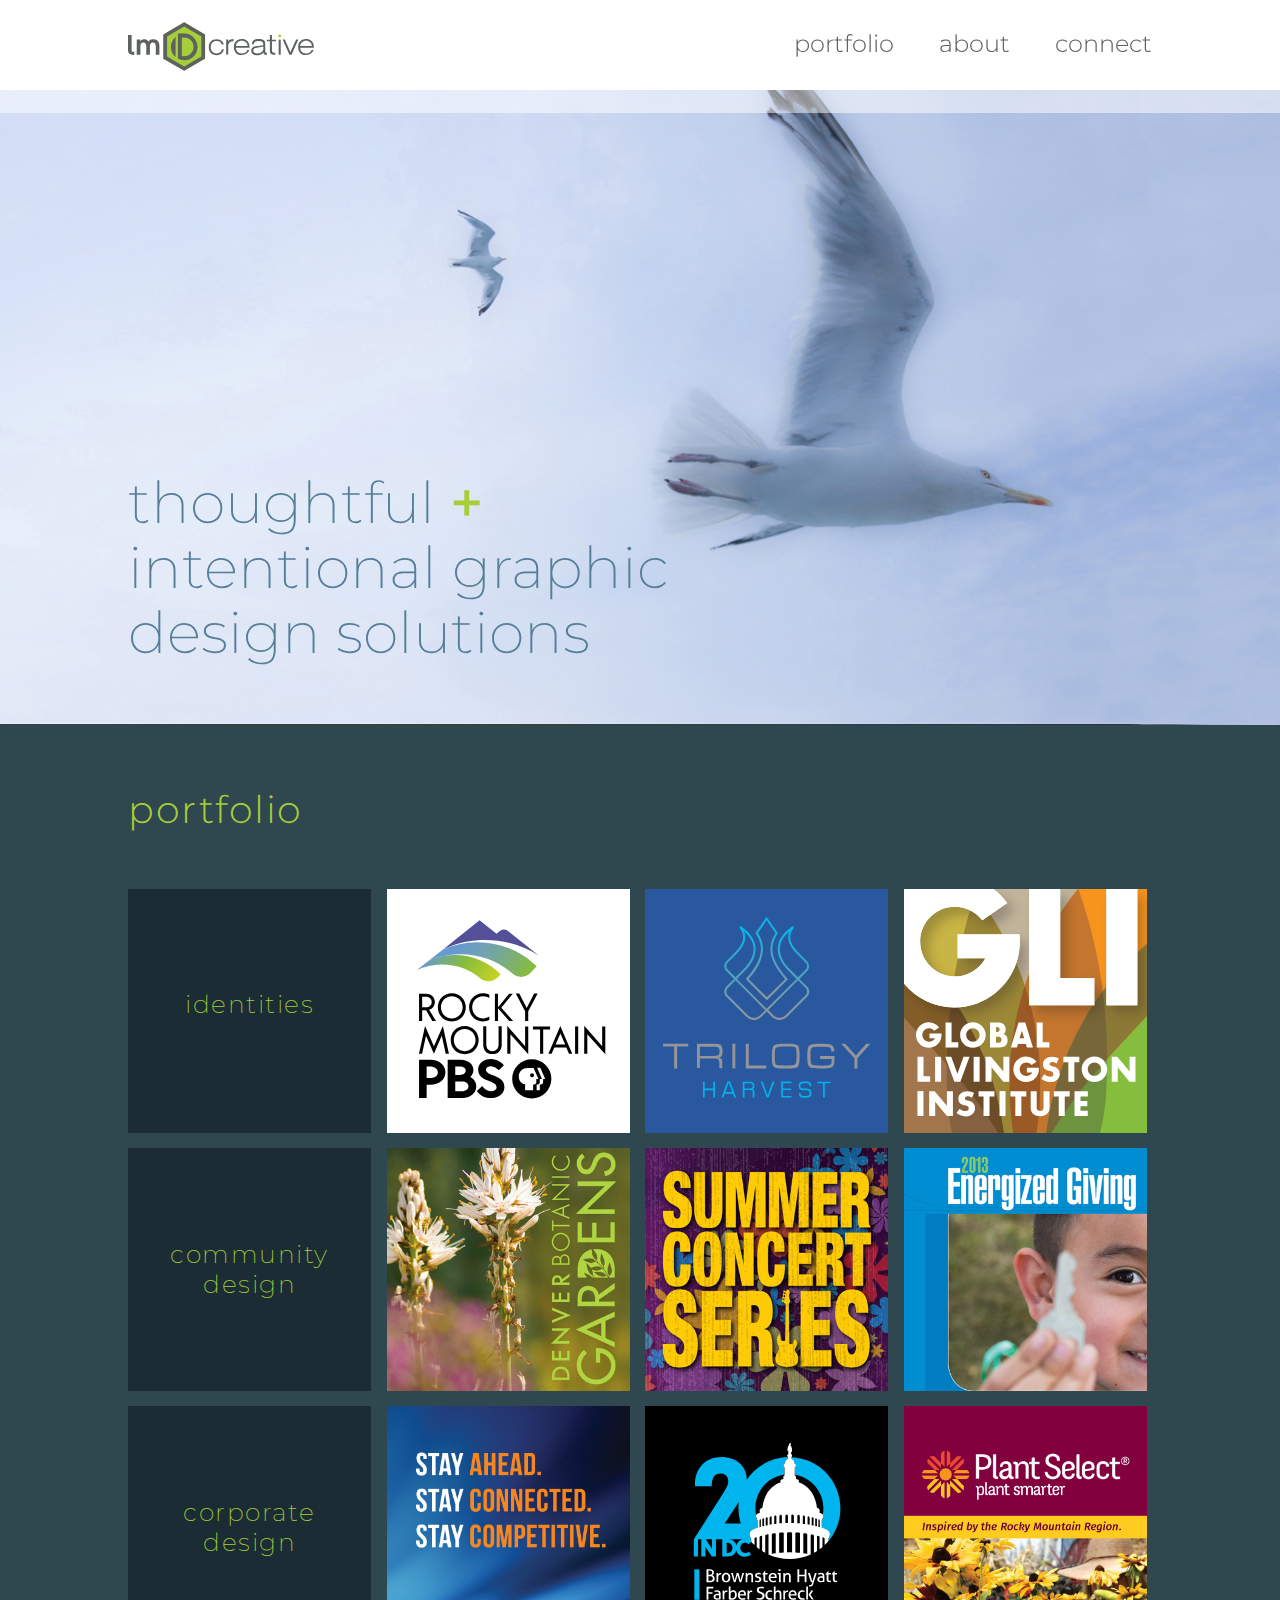
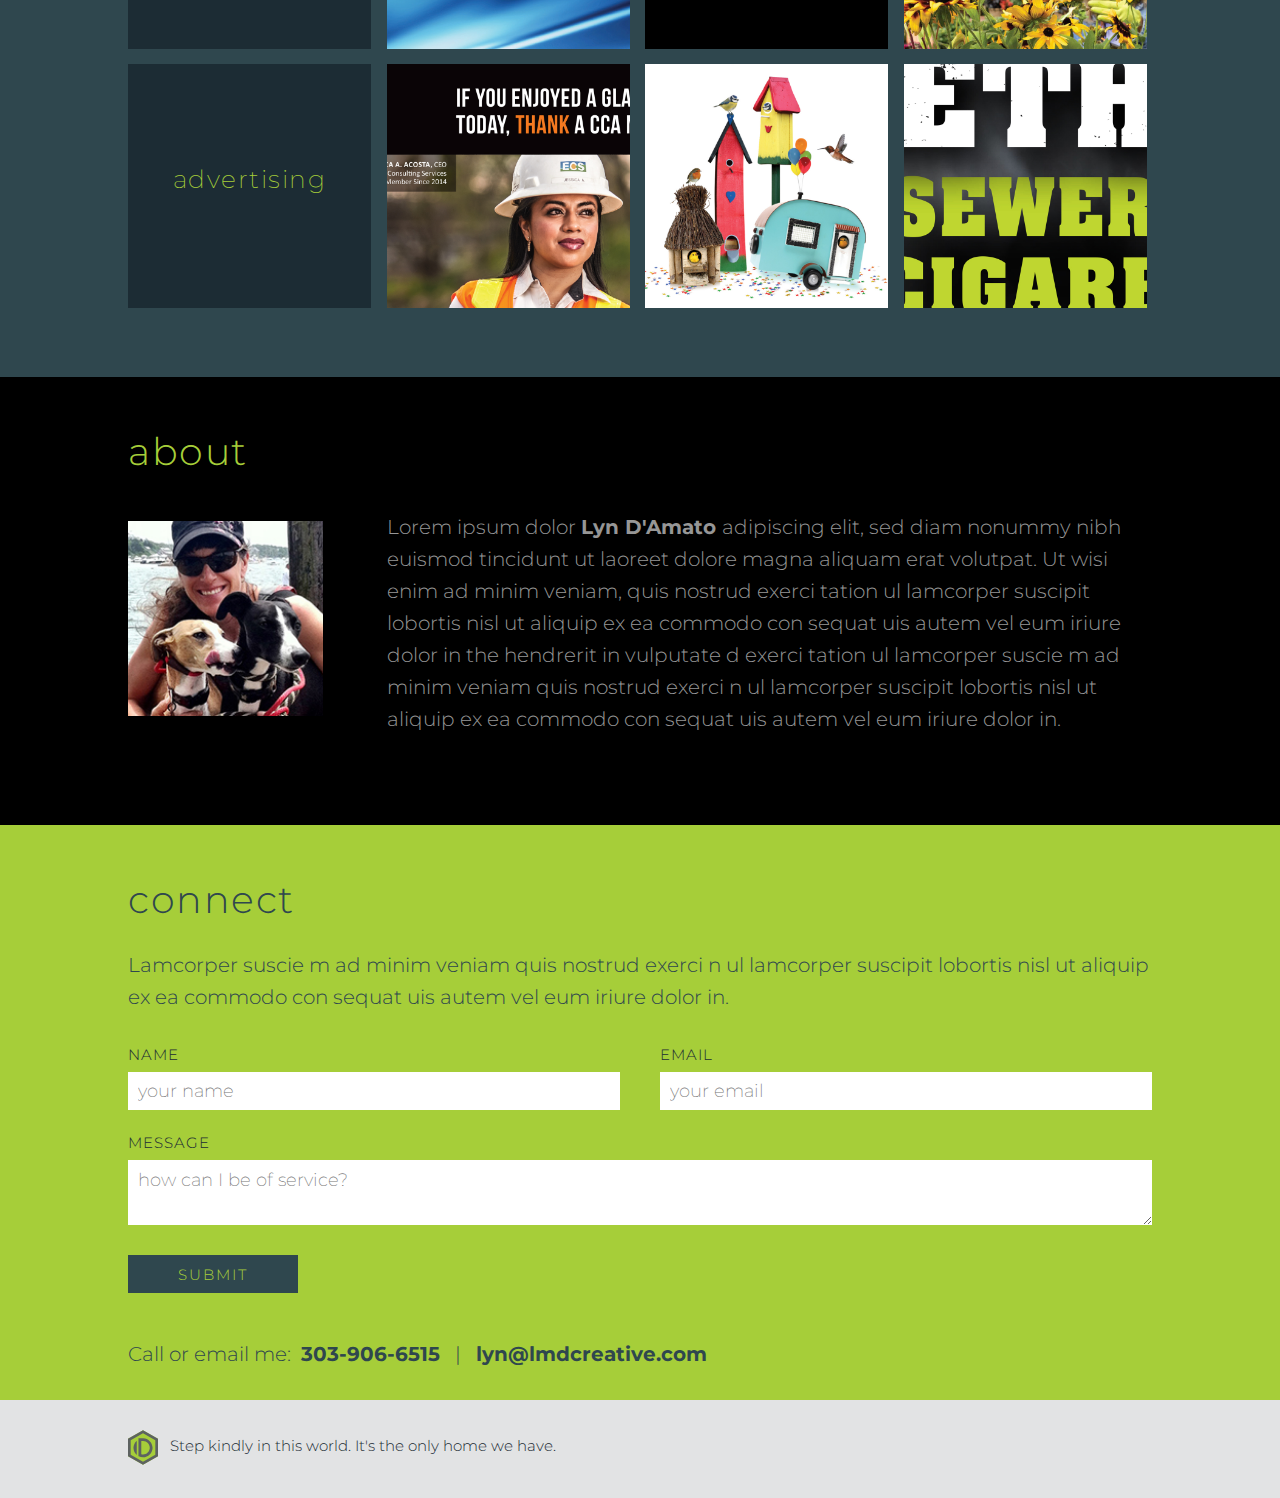
<file: index.html>
<!DOCTYPE html>
<html lang="en">
<head>

  <!-- Basic Page Needs
  –––––––––––––––––––––––––––––––––––––––––––––––––– -->
  <meta charset="utf-8">
  <title> LMD Creative </title>
  <meta name="Graphic Design Solutions" content="">
  <meta name="Lyn D'amato" content="">

  <!-- Mobile Specific Metas
  –––––––––––––––––––––––––––––––––––––––––––––––––– -->
  <meta name="viewport" content="width=device-width, initial-scale=1">

  <!-- FONT
  –––––––––––––––––––––––––––––––––––––––––––––––––– -->
  <link href="https://fonts.googleapis.com/css?family=Montserrat:200,300,400,500,600" rel="stylesheet" type="text/css">
  <link href="https://fonts.googleapis.com/css?family=Raleway:400,300,600" rel="stylesheet" type="text/css">

  <!-- CSS
  –––––––––––––––––––––––––––––––––––––––––––––––––– -->
  <link rel="stylesheet" href="css/normalize.css">
  <link rel="stylesheet" href="css/skeleton.css">
  <link rel="stylesheet" href="css/style.css">

  <!-- Favicon
  –––––––––––––––––––––––––––––––––––––––––––––––––– -->
  <link rel="icon" type="image/png" href="images/favicon-32x32.png">

</head>
<body>
  <!-- Top Header Bar
  –––––––––––––––––––––––––––––––––––––––––––––––––– -->
  <header id="fixed-nav-bar">
      <div class="container">
        <div class="nav-logo">
          <h1 class="logo"> <a href="#main-content"><img src="images/logo.svg" alt="LMD Creative Logo"> </a></h1>
        </div>

        <!-- START HAMBURGER LINES !-->
        <div class="hamburger">
          <div class="line"></div>
          <div class="line"></div>
          <div class="line"></div>
        </div>
        <!-- END HAMBURGER LINES!-->

        <nav id="main-nav">
          <div class="nav-float">
            <ul>
              <li><a href="#portfolio">portfolio</a>
                <ul class="sub-nav">
                    <li><a href="identities-logos-branding.html">identities</a></li>
                    <li><a href="community-design-branding.html">community design</a></li>
                    <li><a href="corporate-design-branding.html">corporate design</a></li>
                    <li><a href="advertising-design-branding.html"> advertising </a></li>
                </ul>
              </li>
              <li><a href="#about">about</a></li>
              <li><a href="#connect">connect</a></li>
            </ul>
          </div>

        </nav>
      </div>
    <div class="transparent-bar"></div>
  </header>


  <!-- Start MainContent -->

  <div id="main-content">

    <section id="intro">
        <div class="container">
          <div>
            <h2 class="tagline"> thoughtful <span class="plus"> + </span></br> intentional graphic </br> design solutions </h2>
          </div>
        </div>
    </section>

    <section id="portfolio">
      <div class="container">
        <h3> portfolio </h3>

          <div class="row">
            <div class="p-nav three columns"> 
              <a href="identities-logos-branding.html"><img src="images/p-nav-off.svg"></a>
              <h4 class="p-nav-name"> <a href="identities-logos-branding.html">identities </a></h4>
              </div>

            <div class="items three columns"><a href="identities-logos-branding.html">
              <img src="images/p-rmpbs.svg" alt="Rocky Mountain PBS logo"></a>
            </div>

            <div class="items three columns"><a href="identities-logos-branding.html">
              <img src="images/p-trilogy.svg" alt="Trilogy Harvest logo"></a> 
            </div>

            <div class="items three columns "><a href="identities-logos-branding.html"><img src="images/p-gli.svg" alt="Global Livingston Institute logo"></a>
            </div>  
          </div>

        <div class="row">
          <div class="p-nav three columns"> 
            <a href="community-design-branding.html"><img src="images/p-nav-off.svg"></a> 
            <h4 class="p-nav-name two-line"> <a href="community-design-branding.html">community </br> design </a></h4>
          </div>

          <div class="items three columns"><a href="community-design-branding.html">
            <img src="images/p-dbg.jpg" alt="Denver Botanic Gardens"></a>
          </div>

          <div class="items three columns"><a href="community-design-branding.html">
            <img src="images/p-dbg-concert.jpg" alt="Summer Concert Series logo"></a> 
          </div>

          <div class="items three columns"><a href="community-design-branding.html">
            <img src="images/p-anadarko.jpg" alt="Anadarko Community Report"></a>
          </div>  
        </div>

        <div class="row">
          <div class="p-nav three columns"> 
            <a href="corporate-design-branding.html"><img src="images/p-nav-off.svg"></a> 
            <h4 class="p-nav-name two-line"> <a href="corporate-design-branding.html">corporate </br> design </a></h4>
          </div>

          <div class="items three columns"><a href="corporate-design-branding.html"><img src="images/p-cca.jpg" alt="Colorado Contractors Association"></a></div>

          <div class="items three columns"><a href="corporate-design-branding.html"><img src="images/p-bhfs.svg" alt="BHFS, 20 years in DC promotional logo"></a> </div>

          <div class="items three columns"><a href="corporate-design-branding.html"><img src="images/p-plantselect.jpg" alt="Plant Select branding"></a></div>  
        </div>

        <div class="row">
            <div class="p-nav three columns"> 
              <a href="advertising-design-branding.html"><img src="images/p-nav-off.svg"></a>
              <h4 class="p-nav-name"> <a href="advertising.html">advertising </a></h4>
              </div>

          <div class="items three columns"><a href="advertising-design-branding.html"><img src="images/p-cca-ad.jpg" alt="Colorado Contractors Association ad"></a></div>

          <div class="items three columns"><a href="advertising-design-branding.html"><img src="images/p-dbg-ad.jpg" alt="Birdhaus Bash ad"></a> </div>

          <div class="items three columns"><a href="advertising-design-branding.html"><img src="images/p-smokin-ad.jpg" alt="Who's Smoking Who"></a></div>  
        </div>

      </div>
    </section>

    <section id="about">
      <div class="container"> 
        <div class="">
          <h3 class="twelve columns"> about </h3>

            <div class="about row">
              <div class="three columns">
                <img src="images/me.jpg"> 
              </div>
              <div class="nine columns">
                <p> Lorem ipsum dolor <span class="name"> Lyn D'Amato </span> adipiscing elit, sed diam nonummy nibh euismod tincidunt ut laoreet dolore magna aliquam erat volutpat. Ut wisi enim ad minim veniam, quis nostrud exerci tation ul lamcorper suscipit lobortis nisl ut aliquip ex ea commodo con sequat uis autem vel eum iriure dolor in the hendrerit in vulputate d exerci tation ul lamcorper suscie m ad minim veniam quis nostrud exerci n ul lamcorper suscipit lobortis nisl ut aliquip ex ea commodo con sequat uis autem vel eum iriure dolor in. </p>
              </div>
          </div>

        </div>
      </div>
    </section>

    <section id="connect"> <!-- Start Form -->
      <div class="container">
        <h3 class="twelve columns"> connect </h3>
        <p class="twelve columns"> Lamcorper suscie m ad minim veniam quis nostrud exerci n ul lamcorper suscipit lobortis nisl ut aliquip ex ea commodo con sequat uis autem vel eum iriure dolor in. </p>

         <form action="https://formspree.io/lyn@lmdcreative.com"
      method="POST">
          <div class="row">
            <div class="six columns">
              <label for="text">name</label>
              <input class="u-full-width" type="text" name="name" placeholder="your name" id="text">
            </div>

             <div class="six columns">
              <label for="email">email</label>
              <input class="u-full-width" type="email" name="_replyto" placeholder="your email" id="email">
            </div>
            
          </div>
          <label for="message">Message</label>
          <textarea class="twelve columns" name="message" placeholder="how can I be of service?" id="message"></textarea>
          
          <input class="button-primary" type="submit" value="Submit">
        </form>

        <p class="twelve columns"> Call or email me: &nbsp<b>303-906-6515</b> &nbsp | &nbsp <b>lyn@lmdcreative.com </b></p>

      </div>
    </section> <!-- End Form -->

    <section id="footer">
      <div class="container"> 
          <div class="row signoff">
            <div class="twelve columns">
              <div class="icon"><img src="images/icon.svg"> 
              </div>
              <p> Step kindly in this world. It's the only home we have. </p>

            </div>
        </div>
      </div>
    </section>

  </div> <!-- End MainContent -->

<!-- End Layout
  –––––––––––––––––––––––––––––––––––––––––––––––––– -->
<script
  src="https://code.jquery.com/jquery-3.2.1.min.js"
  integrity="sha256-hwg4gsxgFZhOsEEamdOYGBf13FyQuiTwlAQgxVSNgt4="
  crossorigin="anonymous"></script>
  <script src="js/main.js" ></script>

</body>
</html>
</file>
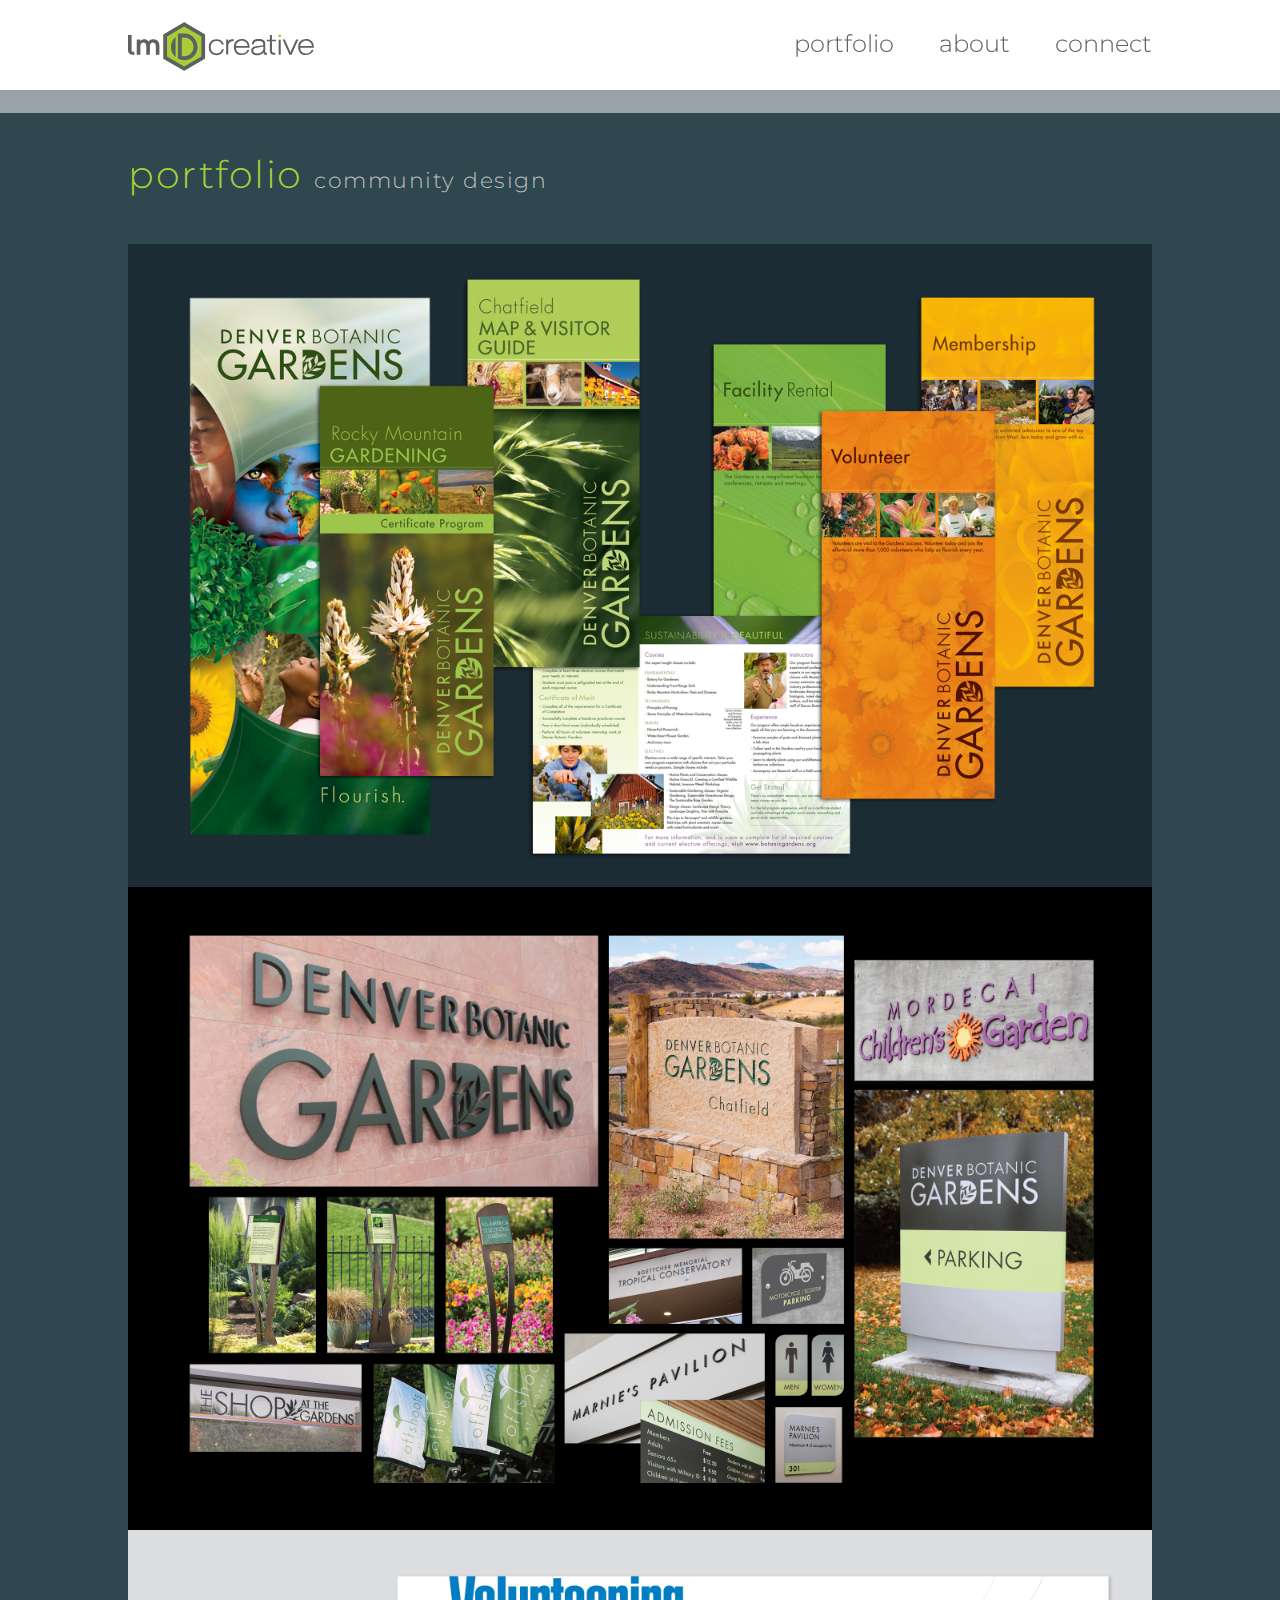
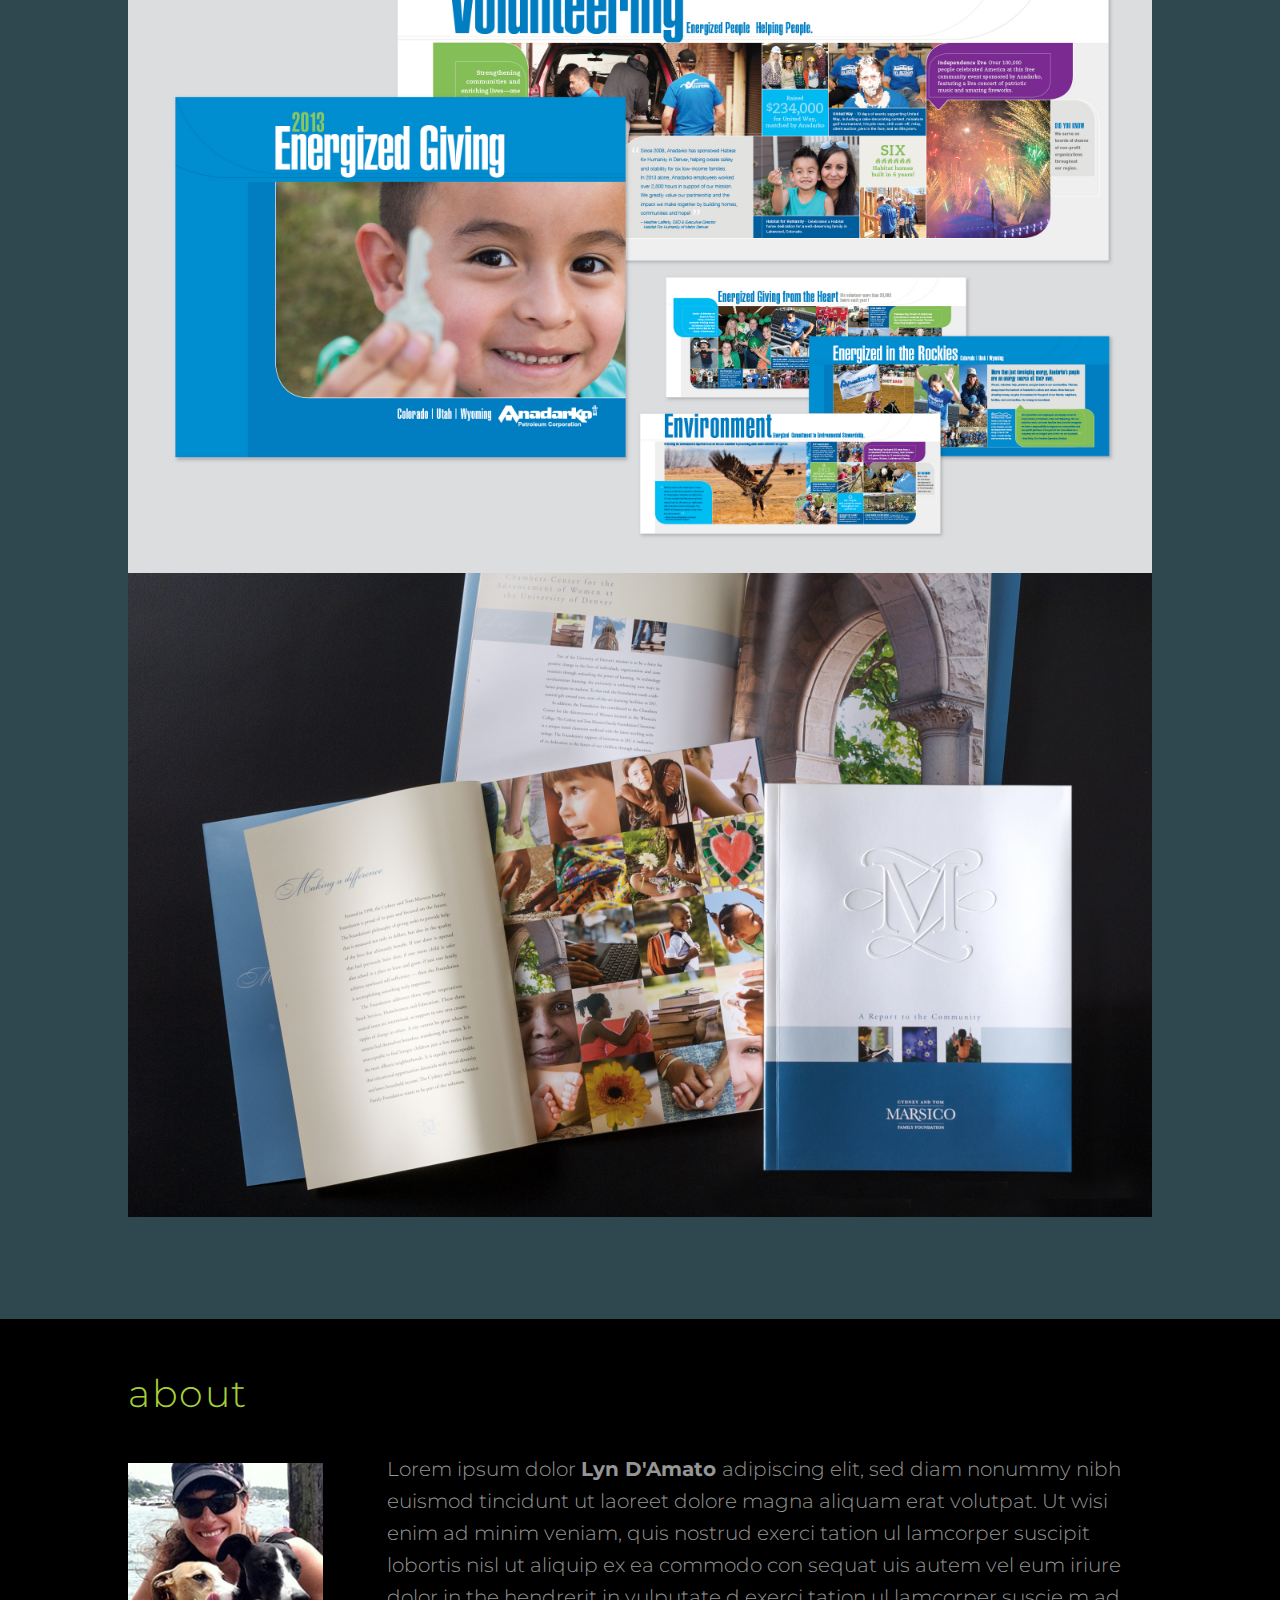
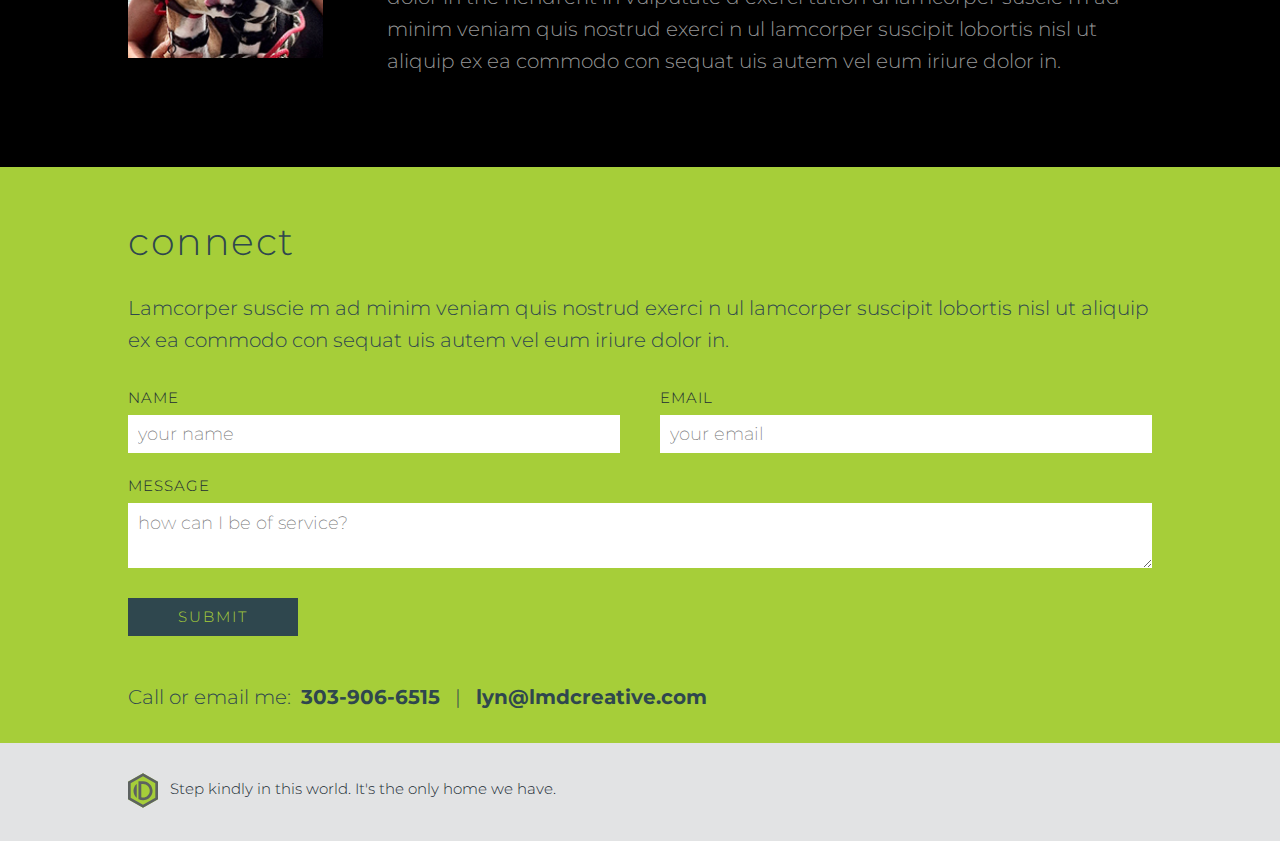
<file: community-design-branding.html>
<!DOCTYPE html>
<html lang="en">
<head>

  <!-- Basic Page Needs
  –––––––––––––––––––––––––––––––––––––––––––––––––– -->
  <meta charset="utf-8">
  <title> LMD Creative </title>
  <meta name="description" content="">
  <meta name="author" content="">

  <!-- Mobile Specific Metas
  –––––––––––––––––––––––––––––––––––––––––––––––––– -->
  <meta name="viewport" content="width=device-width, initial-scale=1">

  <!-- FONT
  –––––––––––––––––––––––––––––––––––––––––––––––––– -->
  <link href="https://fonts.googleapis.com/css?family=Montserrat:200,300,400,500,600" rel="stylesheet" type="text/css">
  <link href="https://fonts.googleapis.com/css?family=Raleway:400,300,600" rel="stylesheet" type="text/css">

  <!-- CSS
  –––––––––––––––––––––––––––––––––––––––––––––––––– -->
  <link rel="stylesheet" href="css/normalize.css">
  <link rel="stylesheet" href="css/skeleton.css">
  <link rel="stylesheet" href="css/style.css">

  <!-- Favicon
  –––––––––––––––––––––––––––––––––––––––––––––––––– -->
  <link rel="icon" type="image/png" href="images/favicon-32x32.png">

</head>
<body>
  <!-- Top Header Bar
  –––––––––––––––––––––––––––––––––––––––––––––––––– -->
  <header id="fixed-nav-bar">
      <div class="container">
        <div class="nav-logo">
          <h1 class="logo"> <a href="index.html"><img src="images/logo.svg" alt="LMD Creative Logo"> </a></h1>
        </div>

        <!-- START HAMBURGER LINES !-->
        <div class="hamburger">
          <div class="line"></div>
          <div class="line"></div>
          <div class="line"></div>
        </div>
        <!-- END HAMBURGER LINES!-->

        <nav id="main-nav">
          <div class="nav-float">
            <ul>
              <li><a href="#portfolio">portfolio</a>
                <ul class="sub-nav">
                    <li><a href="identities-logos-branding.html">identities</a></li>
                    <li><a href="community-design-branding.html">community design</a></li>
                    <li><a href="corporate-design-branding.html">corporate design</a></li>
                    <li><a href="advertising-design-branding.html"> advertising </a></li>
                </ul>
              </li>
              <li><a href="#about">about</a></li>
              <li><a href="#connect">connect</a></li>
            </ul>
          </div>

        </nav>
      </div>
    <div class="transparent-bar"></div>
  </header>


  <!-- Start MainContent -->

  <div class="main-content">

    <section id="portfolio-full"> 
      <div class="container">
        <div class="community">
          <h3 class="u-full-width"> portfolio <span class="small"> community design </span> </h3>
          <div class="portfolio-full first"> <img src="images/full-com-dbg.jpg" alt="Denver Botanic Gardens brochure systems">
          </div>
          <div class="portfolio-full"> <img src="images/full-com-dbg-signage.jpg" alt="Denver Botanic Gardens signage">
          </div>
          <div class="portfolio-full"> <img src="images/full-com-anadarko.jpg" alt="Anadarko community report">
          </div>
          <div class="portfolio-full"> <img src="images/full-com-marsico.jpg" alt="Marsico Family Foundation community report">
          </div>
        </div>
      </div>
    </section>

    <section id="about">
      <div class="container"> 
        <div class="">
          <h3 class="twelve columns"> about </h3>

            <div class="about row">
              <div class="three columns">
                <img src="images/me.jpg"> 
              </div>
              <div class="nine columns">
                <p> Lorem ipsum dolor <span class="name"> Lyn D'Amato </span> adipiscing elit, sed diam nonummy nibh euismod tincidunt ut laoreet dolore magna aliquam erat volutpat. Ut wisi enim ad minim veniam, quis nostrud exerci tation ul lamcorper suscipit lobortis nisl ut aliquip ex ea commodo con sequat uis autem vel eum iriure dolor in the hendrerit in vulputate d exerci tation ul lamcorper suscie m ad minim veniam quis nostrud exerci n ul lamcorper suscipit lobortis nisl ut aliquip ex ea commodo con sequat uis autem vel eum iriure dolor in. </p>
              </div>
          </div>

        </div>
      </div>
    </section>

    <section id="connect"> <!-- Start Form -->
      <div class="container">
        <h3 class="twelve columns"> connect </h3>
        <p class="twelve columns"> Lamcorper suscie m ad minim veniam quis nostrud exerci n ul lamcorper suscipit lobortis nisl ut aliquip ex ea commodo con sequat uis autem vel eum iriure dolor in. </p>

         <form action="https://formspree.io/lyn@lmdcreative.com"
      method="POST">
          <div class="row">
            <div class="six columns">
              <label for="text">name</label>
              <input class="u-full-width" type="text" name="name" placeholder="your name" id="text">
            </div>

             <div class="six columns">
              <label for="email">email</label>
              <input class="u-full-width" type="email" name="_replyto" placeholder="your email" id="email">
            </div>
            
          </div>
          <label for="message">Message</label>
          <textarea class="twelve columns" name="message" placeholder="how can I be of service?" id="message"></textarea>
          
          <input class="button-primary" type="submit" value="Submit">
        </form>

        <p class="twelve columns"> Call or email me: &nbsp<b>303-906-6515</b> &nbsp | &nbsp <b>lyn@lmdcreative.com </b></p>

      </div>
    </section> <!-- End Form -->

    <section id="footer">
      <div class="container"> 
          <div class="row signoff">
            <div class="twelve columns">
              <div class="icon"><img src="images/icon.svg"> 
              </div>
              <p> Step kindly in this world. It's the only home we have. </p>

            </div>
        </div>
      </div>
    </section>

  </div> <!-- End MainContent -->

<!-- End Layout
  –––––––––––––––––––––––––––––––––––––––––––––––––– -->
<script
  src="https://code.jquery.com/jquery-3.2.1.min.js"
  integrity="sha256-hwg4gsxgFZhOsEEamdOYGBf13FyQuiTwlAQgxVSNgt4="
  crossorigin="anonymous"></script>
  <script src="js/main.js" ></script>

</body>
</html>
</file>
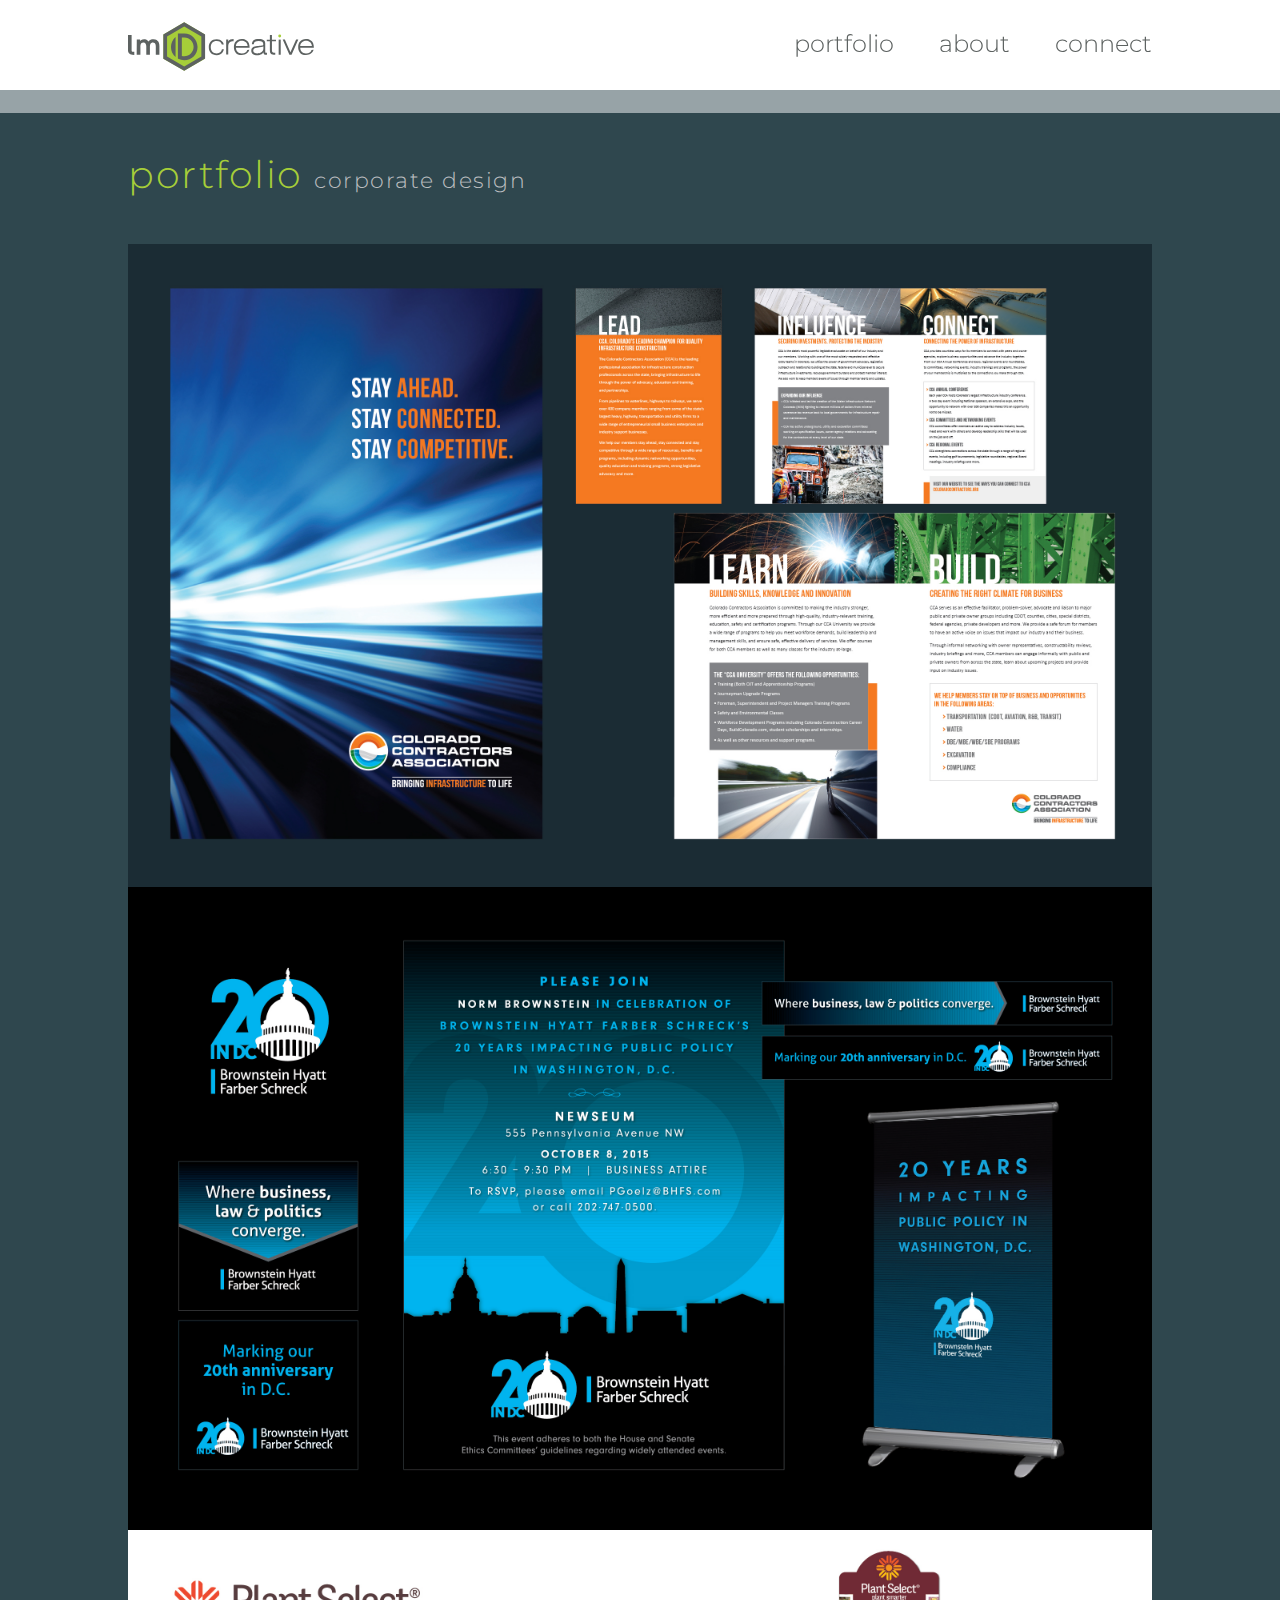
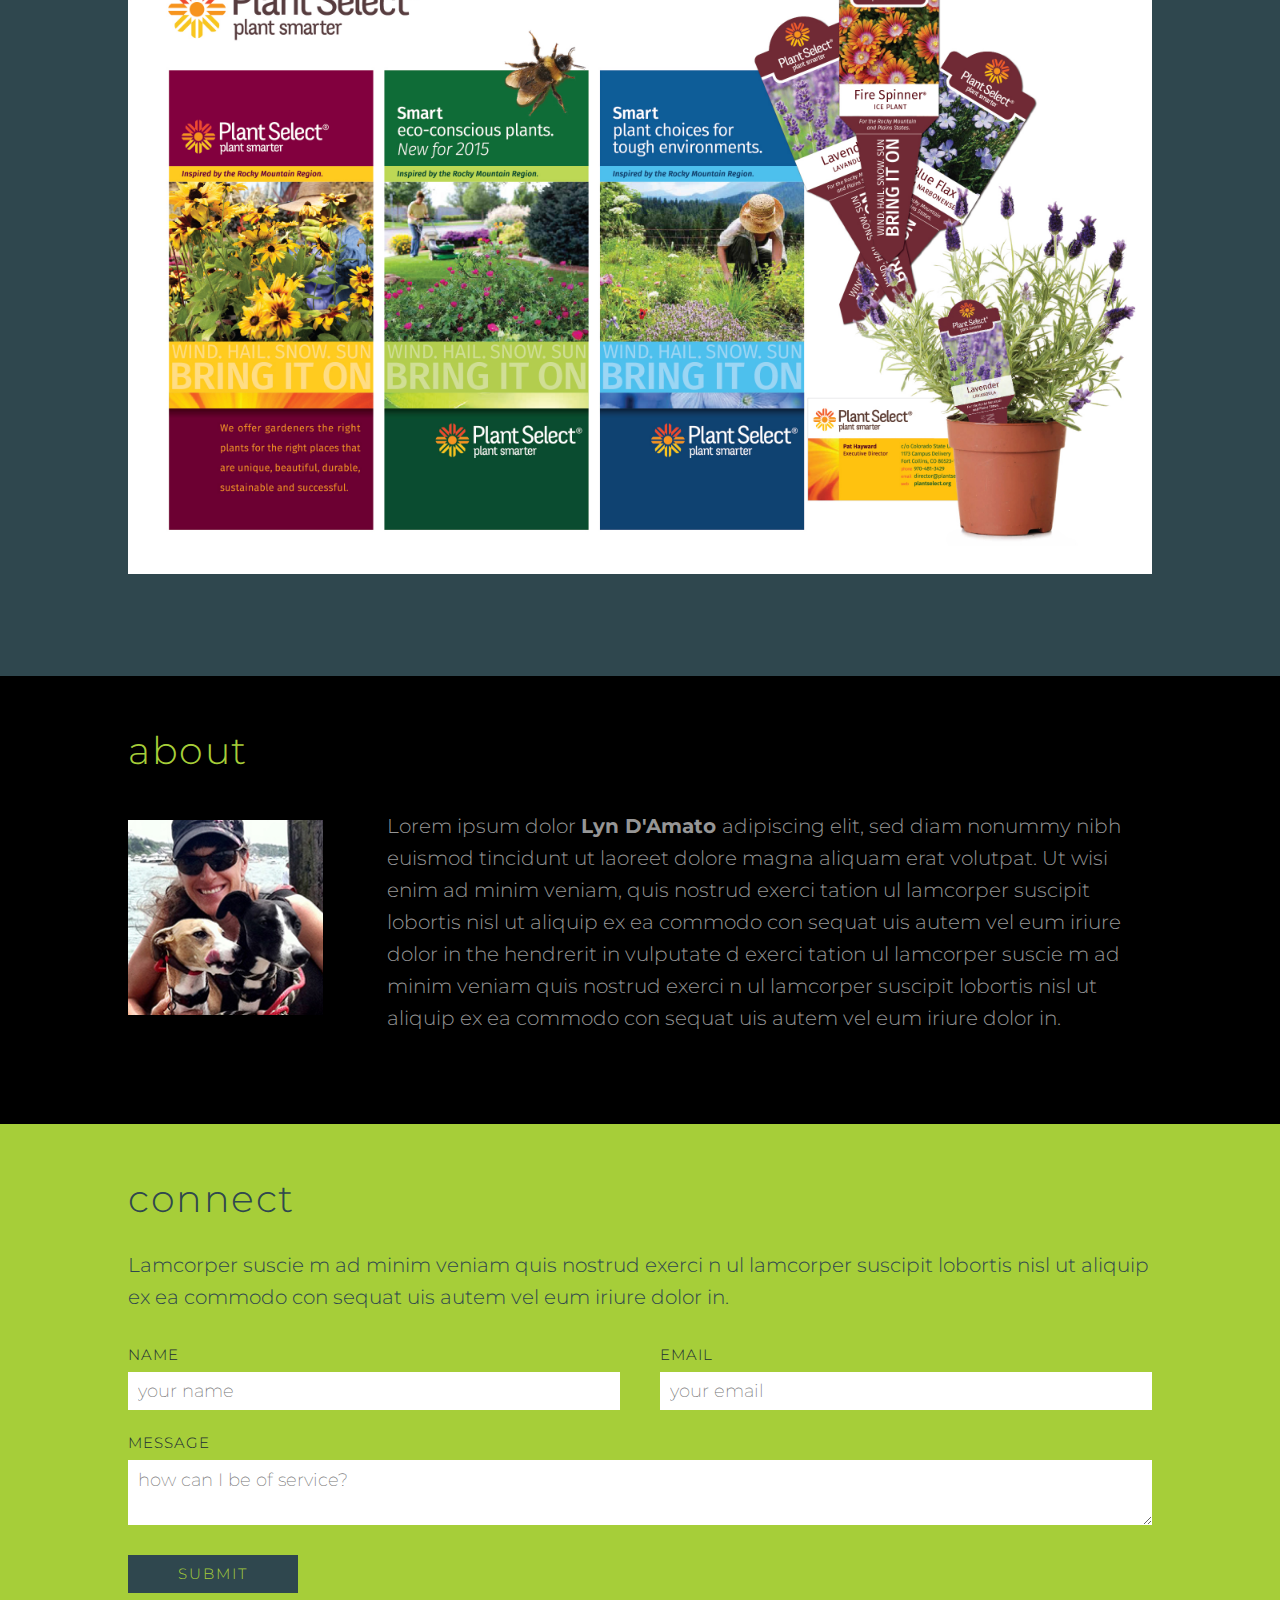
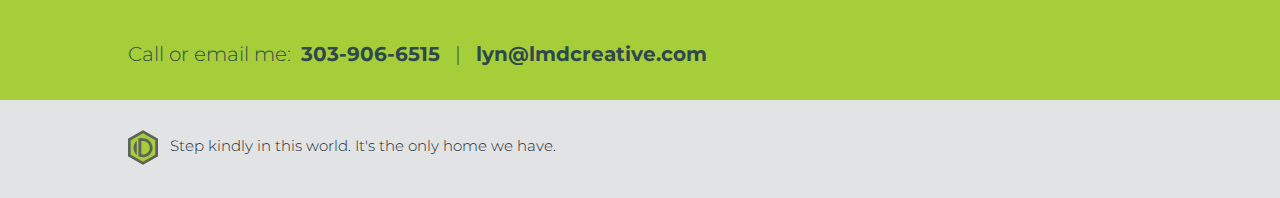
<file: corporate-design-branding.html>
<!DOCTYPE html>
<html lang="en">
<head>

  <!-- Basic Page Needs
  –––––––––––––––––––––––––––––––––––––––––––––––––– -->
  <meta charset="utf-8">
  <title> LMD Creative </title>
  <meta name="description" content="">
  <meta name="author" content="">

  <!-- Mobile Specific Metas
  –––––––––––––––––––––––––––––––––––––––––––––––––– -->
  <meta name="viewport" content="width=device-width, initial-scale=1">

  <!-- FONT
  –––––––––––––––––––––––––––––––––––––––––––––––––– -->
  <link href="https://fonts.googleapis.com/css?family=Montserrat:200,300,400,500,600" rel="stylesheet" type="text/css">
  <link href="https://fonts.googleapis.com/css?family=Raleway:400,300,600" rel="stylesheet" type="text/css">

  <!-- CSS
  –––––––––––––––––––––––––––––––––––––––––––––––––– -->
  <link rel="stylesheet" href="css/normalize.css">
  <link rel="stylesheet" href="css/skeleton.css">
  <link rel="stylesheet" href="css/style.css">

  <!-- Favicon
  –––––––––––––––––––––––––––––––––––––––––––––––––– -->
  <link rel="icon" type="image/png" href="images/favicon-32x32.png">

</head>
<body>
  <!-- Top Header Bar
  –––––––––––––––––––––––––––––––––––––––––––––––––– -->
  <header id="fixed-nav-bar">
      <div class="container">
        <div class="nav-logo">
          <h1 class="logo"> <a href="index.html"><img src="images/logo.svg" alt="LMD Creative Logo"> </a></h1>
        </div>

        <!-- START HAMBURGER LINES !-->
        <div class="hamburger">
          <div class="line"></div>
          <div class="line"></div>
          <div class="line"></div>
        </div>
        <!-- END HAMBURGER LINES!-->

        <nav id="main-nav">
          <div class="nav-float">
            <ul>
              <li><a href="#portfolio">portfolio</a>
                <ul class="sub-nav">
                    <li><a href="identities-logos-branding.html">identities</a></li>
                    <li><a href="community-design-branding.html">community design</a></li>
                    <li><a href="corporate-design-branding.html">corporate design</a></li>
                    <li><a href="advertising-design-branding.html"> advertising </a></li>
                </ul>
              </li>
              <li><a href="#about">about</a></li>
              <li><a href="#connect">connect</a></li>
            </ul>
          </div>

        </nav>
      </div>
    <div class="transparent-bar"></div>
  </header>


  <!-- Start MainContent -->

  <div class="main-content">

    <section id="portfolio-full"> 
      <div class="container">
        <div class="corporate">
          <h3 class="u-full-width"> portfolio <span class="small"> corporate design </span> </h3>
          <div class="portfolio-full first"> <img src="images/full-corp-cca.jpg" alt="Colorado Contractors Association brochure">
          </div>
          <div class="portfolio-full"> <img src="images/full-corp-bhfs.jpg" alt="BHFS, 20 years in DC promotional materials">
          </div>
          <div class="portfolio-full"> <img src="images/full-corp-ps.jpg" alt="Plant Select branding">
          </div>
        </div>
      </div>
    </section>

    <section id="about">
      <div class="container"> 
        <div class="">
          <h3 class="twelve columns"> about </h3>

            <div class="about row">
              <div class="three columns">
                <img src="images/me.jpg"> 
              </div>
              <div class="nine columns">
                <p> Lorem ipsum dolor <span class="name"> Lyn D'Amato </span> adipiscing elit, sed diam nonummy nibh euismod tincidunt ut laoreet dolore magna aliquam erat volutpat. Ut wisi enim ad minim veniam, quis nostrud exerci tation ul lamcorper suscipit lobortis nisl ut aliquip ex ea commodo con sequat uis autem vel eum iriure dolor in the hendrerit in vulputate d exerci tation ul lamcorper suscie m ad minim veniam quis nostrud exerci n ul lamcorper suscipit lobortis nisl ut aliquip ex ea commodo con sequat uis autem vel eum iriure dolor in. </p>
              </div>
          </div>

        </div>
      </div>
    </section>

    <section id="connect"> <!-- Start Form -->
      <div class="container">
        <h3 class="twelve columns"> connect </h3>
        <p class="twelve columns"> Lamcorper suscie m ad minim veniam quis nostrud exerci n ul lamcorper suscipit lobortis nisl ut aliquip ex ea commodo con sequat uis autem vel eum iriure dolor in. </p>

         <form action="https://formspree.io/lyn@lmdcreative.com"
      method="POST">
          <div class="row">
            <div class="six columns">
              <label for="text">name</label>
              <input class="u-full-width" type="text" name="name" placeholder="your name" id="text">
            </div>

             <div class="six columns">
              <label for="email">email</label>
              <input class="u-full-width" type="email" name="_replyto" placeholder="your email" id="email">
            </div>
            
          </div>
          <label for="message">Message</label>
          <textarea class="twelve columns" name="message" placeholder="how can I be of service?" id="message"></textarea>
          
          <input class="button-primary" type="submit" value="Submit">
        </form>

        <p class="twelve columns"> Call or email me: &nbsp<b>303-906-6515</b> &nbsp | &nbsp <b>lyn@lmdcreative.com </b></p>

      </div>
    </section> <!-- End Form -->

    <section id="footer">
      <div class="container"> 
          <div class="row signoff">
            <div class="twelve columns">
              <div class="icon"><img src="images/icon.svg"> 
              </div>
              <p> Step kindly in this world. It's the only home we have. </p>

            </div>
        </div>
      </div>
    </section>

  </div> <!-- End MainContent -->

<!-- End Layout
  –––––––––––––––––––––––––––––––––––––––––––––––––– -->
<script
  src="https://code.jquery.com/jquery-3.2.1.min.js"
  integrity="sha256-hwg4gsxgFZhOsEEamdOYGBf13FyQuiTwlAQgxVSNgt4="
  crossorigin="anonymous"></script>
  <script src="js/main.js" ></script>

</body>
</html>
</file>
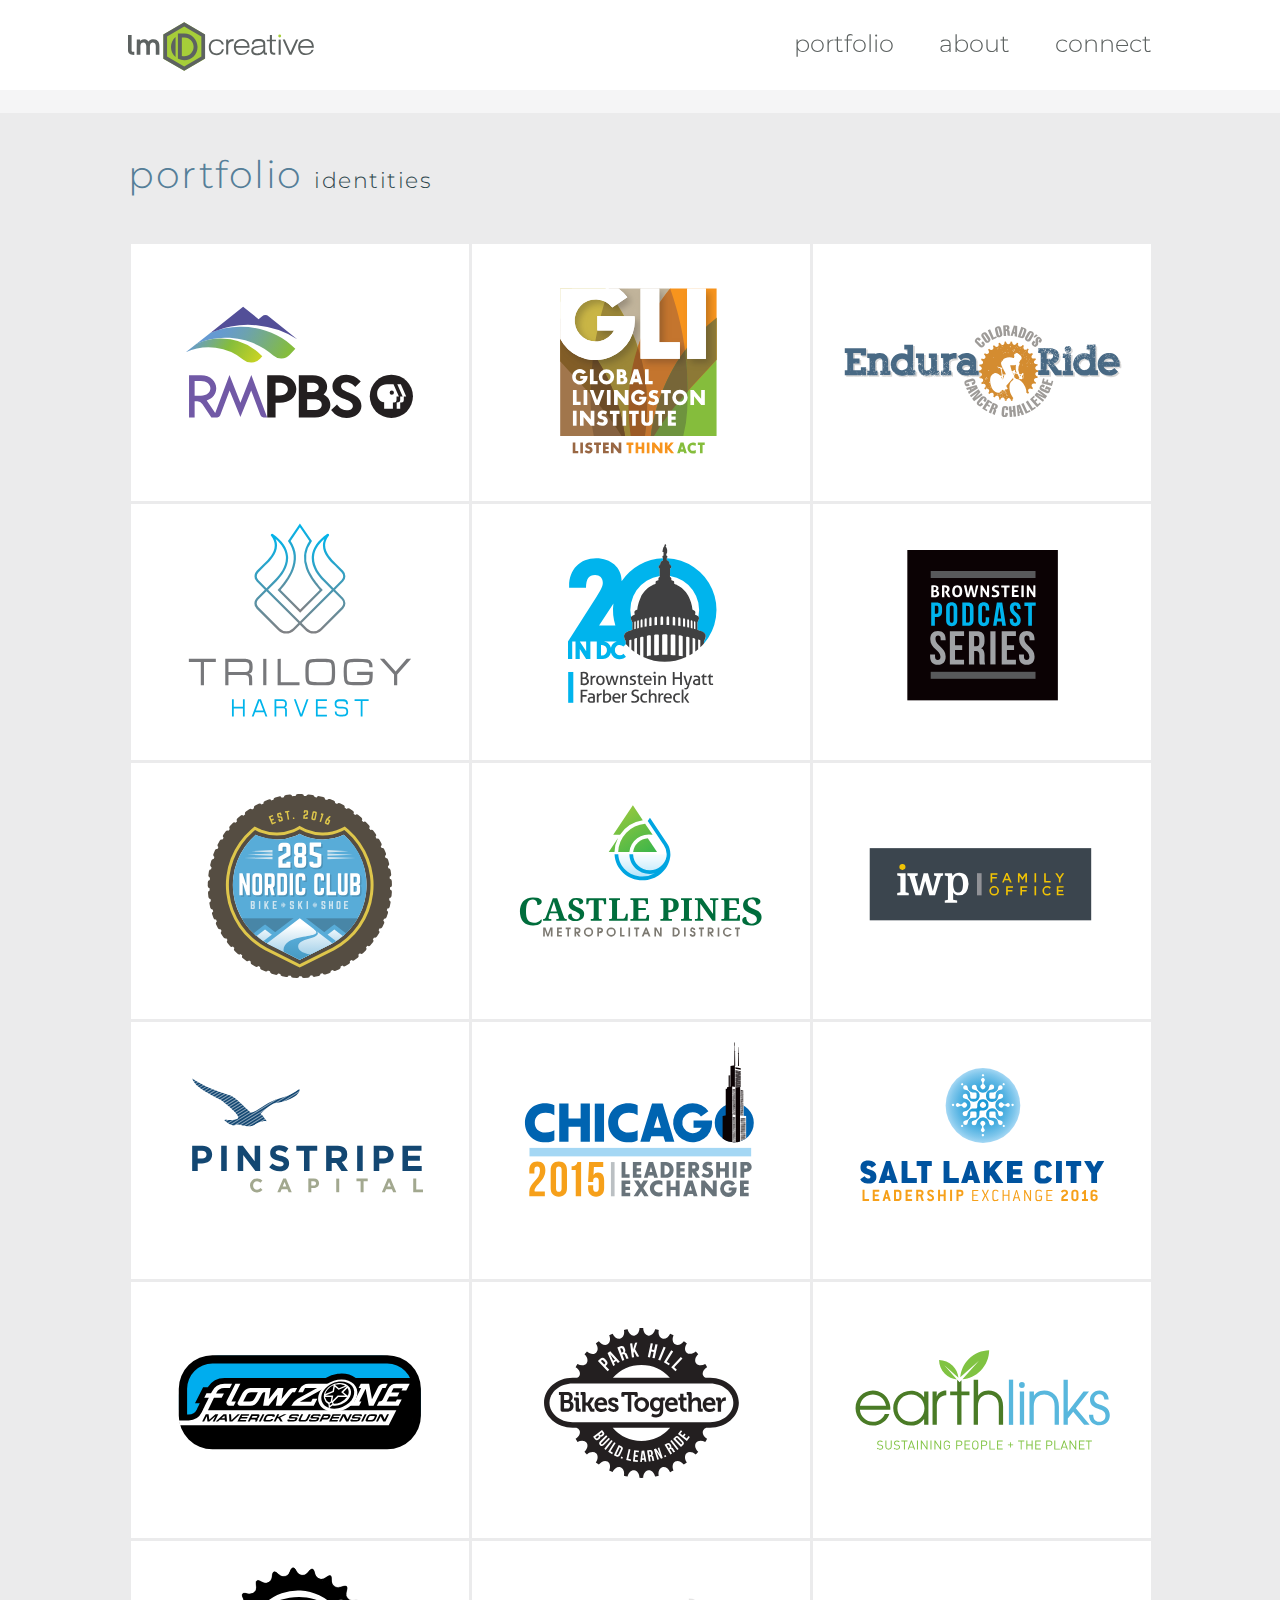
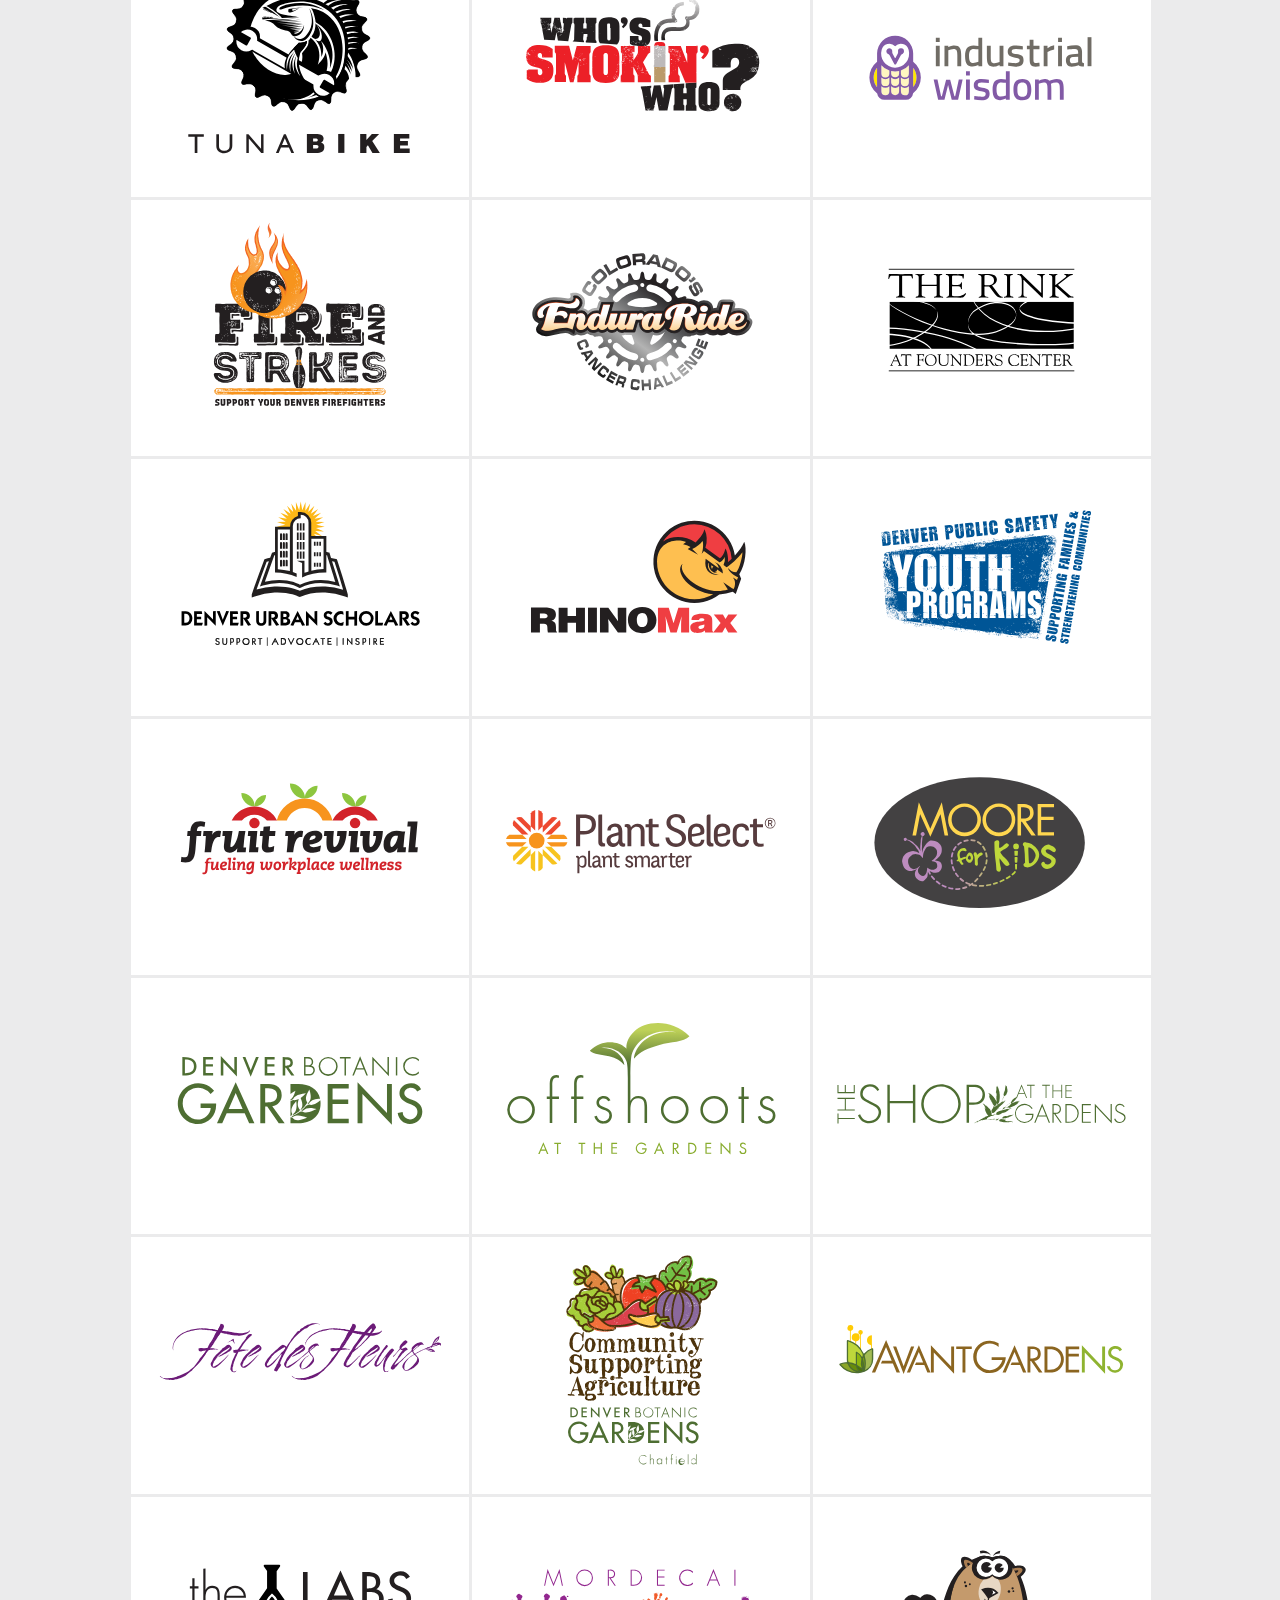
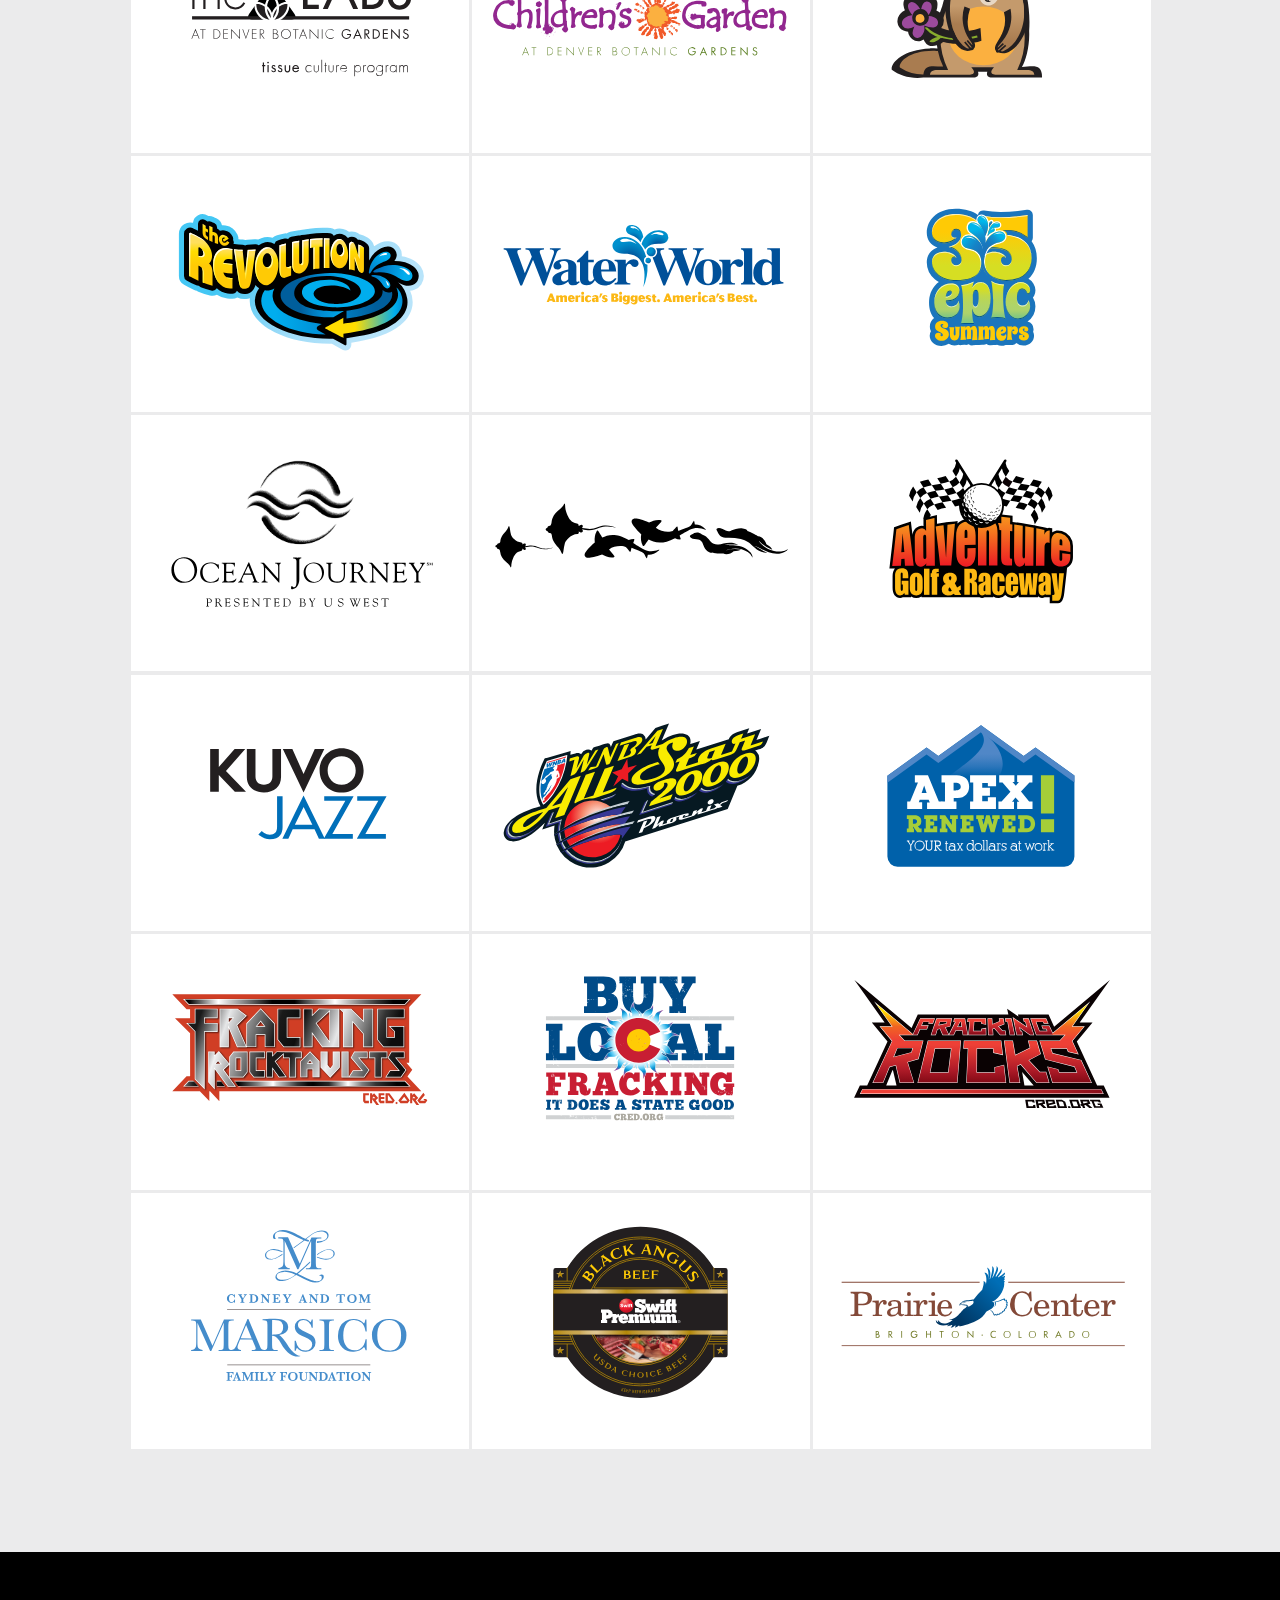
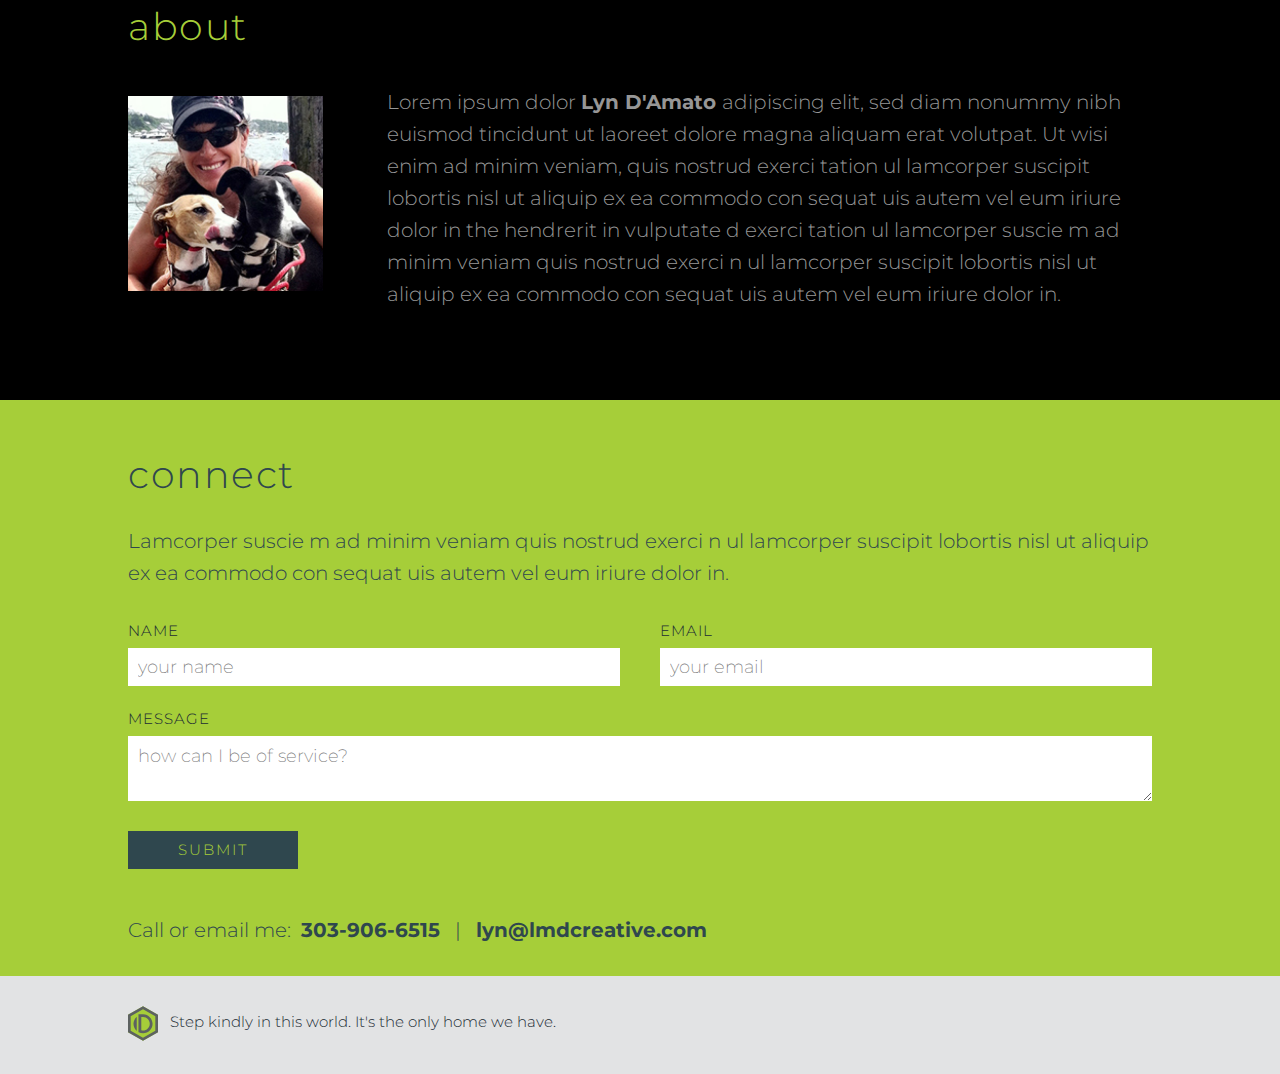
<file: identities-logos-branding.html>
<!DOCTYPE html>
<html lang="en">
<head>

  <!-- Basic Page Needs
  –––––––––––––––––––––––––––––––––––––––––––––––––– -->
  <meta charset="utf-8">
  <title> LMD Creative </title>
  <meta name="description" content="">
  <meta name="author" content="">

  <!-- Mobile Specific Metas
  –––––––––––––––––––––––––––––––––––––––––––––––––– -->
  <meta name="viewport" content="width=device-width, initial-scale=1">

  <!-- FONT
  –––––––––––––––––––––––––––––––––––––––––––––––––– -->
  <link href="https://fonts.googleapis.com/css?family=Montserrat:200,300,400,500,600" rel="stylesheet" type="text/css">
  <link href="https://fonts.googleapis.com/css?family=Raleway:400,300,600" rel="stylesheet" type="text/css">

  <!-- CSS
  –––––––––––––––––––––––––––––––––––––––––––––––––– -->
  <link rel="stylesheet" href="css/normalize.css">
  <link rel="stylesheet" href="css/skeleton.css">
  <link rel="stylesheet" href="css/style.css">

  <!-- Favicon
  –––––––––––––––––––––––––––––––––––––––––––––––––– -->
  <link rel="icon" type="image/png" href="images/favicon-32x32.png">

</head>
<body>
  <!-- Top Header Bar
  –––––––––––––––––––––––––––––––––––––––––––––––––– -->
  <header id="fixed-nav-bar">
      <div class="container">
        <div class="nav-logo">
          <h1 class="logo"> <a href="index.html"><img src="images/logo.svg" alt="LMD Creative Logo"> </a></h1>
        </div>

        <!-- START HAMBURGER LINES !-->
        <div class="hamburger">
          <div class="line"></div>
          <div class="line"></div>
          <div class="line"></div>
        </div>
        <!-- END HAMBURGER LINES!-->

        <nav id="main-nav">
          <div class="nav-float">
            <ul>
              <li><a href="#portfolio">portfolio</a>
                <ul class="sub-nav">
                    <li><a href="identities-logos-branding.html">identities</a></li>
                    <li><a href="community-design-branding.html">community design</a></li>
                    <li><a href="corporate-design-branding.html">corporate design</a></li>
                    <li><a href="advertising-design-branding.html"> advertising </a></li>
                </ul>
              </li>
              <li><a href="#about">about</a></li>
              <li><a href="#connect">connect</a></li>
            </ul>
          </div>

        </nav>
      </div>
    <div class="transparent-bar"></div>
  </header>


  <!-- Start MainContent -->

  <div class="main-content">

    <section id="identities"> 
      <div class="container">

        <div class="identities">

          <h3 class="u-full-width"> portfolio <span class="small"> identities </span> </h3>

          <div class="row first-row">

            <div class="logo-items one-third columns">
              <img src="images/identities/identities-01.svg" alt="Rocky Mountain PBS logo">
            </div>

             <div class="logo-items one-third columns">
              <img src="images/identities/identities-02.svg" alt="">
            </div>

             <div class="logo-items one-third columns">
              <img src="images/identities/identities-03.svg" alt="">
            </div>
            
          </div> <!-- End Row -->

        <div class="row logo-row">

            <div class="logo-items one-third columns">
              <img src="images/identities/identities-04.svg" alt="">
            </div>

             <div class="logo-items one-third columns">
              <img src="images/identities/identities-05.svg" alt="">
            </div>

             <div class="logo-items one-third columns">
              <img src="images/identities/identities-06.svg" alt="">
            </div>
            
          </div> <!-- End Row -->

          <div class="row logo-row">

            <div class="logo-items one-third columns">
              <img src="images/identities/identities-07.svg" alt="">
            </div>

             <div class="logo-items one-third columns">
              <img src="images/identities/identities-08.svg" alt="">
            </div>

             <div class="logo-items one-third columns">
              <img src="images/identities/identities-09.svg" alt="">
            </div>
            
          </div> <!-- End Row -->

          <div class="row logo-row">

            <div class="logo-items one-third columns">
              <img src="images/identities/identities-10.svg" alt="">
            </div>

             <div class="logo-items one-third columns">
              <img src="images/identities/identities-11.svg" alt="">
            </div>

             <div class="logo-items one-third columns">
              <img src="images/identities/identities-12.svg" alt="">
            </div>
            
          </div> <!-- End Row -->

          <div class="row logo-row">

            <div class="logo-items one-third columns">
              <img src="images/identities/identities-13.svg" alt="">
            </div>

             <div class="logo-items one-third columns">
              <img src="images/identities/identities-14.svg" alt="">
            </div>

             <div class="logo-items one-third columns">
              <img src="images/identities/identities-15.svg" alt="">
            </div>
            
          </div> <!-- End Row -->

          <div class="row logo-row">

            <div class="logo-items one-third columns">
              <img src="images/identities/identities-16.svg" alt="">
            </div>

             <div class="logo-items one-third columns">
              <img src="images/identities/identities-17.svg" alt="">
            </div>

             <div class="logo-items one-third columns">
              <img src="images/identities/identities-18.svg" alt="">
            </div>
            
          </div> <!-- End Row -->

          <div class="row logo-row">

            <div class="logo-items one-third columns">
              <img src="images/identities/identities-19.svg" alt="">
            </div>

             <div class="logo-items one-third columns">
              <img src="images/identities/identities-20.svg" alt="">
            </div>

             <div class="logo-items one-third columns">
              <img src="images/identities/identities-21.svg" alt="">
            </div>
            
          </div> <!-- End Row -->

          <div class="row logo-row">

            <div class="logo-items one-third columns">
              <img src="images/identities/identities-22.svg" alt="">
            </div>

             <div class="logo-items one-third columns">
              <img src="images/identities/identities-23.svg" alt="">
            </div>

             <div class="logo-items one-third columns">
              <img src="images/identities/identities-24.svg" alt="">
            </div>
            
          </div> <!-- End Row -->

          <div class="row logo-row">

            <div class="logo-items one-third columns">
              <img src="images/identities/identities-25.svg" alt="">
            </div>

             <div class="logo-items one-third columns">
              <img src="images/identities/identities-26.svg" alt="">
            </div>

             <div class="logo-items one-third columns">
              <img src="images/identities/identities-27.svg" alt="">
            </div>
            
          </div> <!-- End Row -->

          <div class="row logo-row">

            <div class="logo-items one-third columns">
              <img src="images/identities/identities-28.svg" alt="">
            </div>

             <div class="logo-items one-third columns">
              <img src="images/identities/identities-29.svg" alt="">
            </div>

             <div class="logo-items one-third columns">
              <img src="images/identities/identities-30.svg" alt="">
            </div>
            
          </div> <!-- End Row -->

          <div class="row logo-row">

            <div class="logo-items one-third columns">
              <img src="images/identities/identities-31.svg" alt="">
            </div>

             <div class="logo-items one-third columns">
              <img src="images/identities/identities-32.svg" alt="">
            </div>

             <div class="logo-items one-third columns">
              <img src="images/identities/identities-33.svg" alt="">
            </div>
            
          </div> <!-- End Row -->

          <div class="row logo-row">

            <div class="logo-items one-third columns">
              <img src="images/identities/identities-34.svg" alt="">
            </div>

             <div class="logo-items one-third columns">
              <img src="images/identities/identities-35.svg" alt="">
            </div>

             <div class="logo-items one-third columns">
              <img src="images/identities/identities-36.svg" alt="">
            </div>
            
          </div> <!-- End Row -->

          <div class="row logo-row">

            <div class="logo-items one-third columns">
              <img src="images/identities/identities-37.svg" alt="">
            </div>

             <div class="logo-items one-third columns">
              <img src="images/identities/identities-38.svg" alt="">
            </div>

             <div class="logo-items one-third columns">
              <img src="images/identities/identities-39.svg" alt="">
            </div>
            
          </div> <!-- End Row -->

          <div class="row logo-row">

            <div class="logo-items one-third columns">
              <img src="images/identities/identities-40.svg" alt="">
            </div>

             <div class="logo-items one-third columns">
              <img src="images/identities/identities-41.svg" alt="">
            </div>

             <div class="logo-items one-third columns">
              <img src="images/identities/identities-42.svg" alt="">
            </div>
            
          </div> <!-- End Row -->

          <div class="row logo-row">

            <div class="logo-items one-third columns">
              <img src="images/identities/identities-43.svg" alt="">
            </div>

             <div class="logo-items one-third columns">
              <img src="images/identities/identities-44.svg" alt="">
            </div>

             <div class="logo-items one-third columns">
              <img src="images/identities/identities-45.svg" alt="">
            </div>
            
          </div> <!-- End Row -->

          <div class="row logo-row">

            <div class="logo-items one-third columns">
              <img src="images/identities/identities-46.svg" alt="">
            </div>

             <div class="logo-items one-third columns">
              <img src="images/identities/identities-47.svg" alt="">
            </div>

             <div class="logo-items one-third columns">
              <img src="images/identities/identities-48.svg" alt="">
            </div>
            
          </div> <!-- End Row -->

          <div class="row logo-row">

            <div class="logo-items one-third columns">
              <img src="images/identities/identities-49.svg" alt="">
            </div>

             <div class="logo-items one-third columns">
              <img src="images/identities/identities-50.svg" alt="">
            </div>

             <div class="logo-items one-third columns">
              <img src="images/identities/identities-51.svg" alt="">
            </div>
            
          </div> <!-- End Row -->


        </div> <!-- End Identities -->

      </div> <!-- End Container -->
    </section>

    <section id="about">
      <div class="container"> 
        <div class="">
          <h3 class="twelve columns"> about </h3>

            <div class="about row">
              <div class="three columns">
                <img src="images/me.jpg"> 
              </div>
              <div class="nine columns">
                <p> Lorem ipsum dolor <span class="name"> Lyn D'Amato </span> adipiscing elit, sed diam nonummy nibh euismod tincidunt ut laoreet dolore magna aliquam erat volutpat. Ut wisi enim ad minim veniam, quis nostrud exerci tation ul lamcorper suscipit lobortis nisl ut aliquip ex ea commodo con sequat uis autem vel eum iriure dolor in the hendrerit in vulputate d exerci tation ul lamcorper suscie m ad minim veniam quis nostrud exerci n ul lamcorper suscipit lobortis nisl ut aliquip ex ea commodo con sequat uis autem vel eum iriure dolor in. </p>
              </div>
          </div>

        </div>
      </div>
    </section>

    <section id="connect"> <!-- Start Form -->
      <div class="container">
        <h3 class="twelve columns"> connect </h3>
        <p class="twelve columns"> Lamcorper suscie m ad minim veniam quis nostrud exerci n ul lamcorper suscipit lobortis nisl ut aliquip ex ea commodo con sequat uis autem vel eum iriure dolor in. </p>

         <form action="https://formspree.io/lyn@lmdcreative.com"
      method="POST">
          <div class="row">
            <div class="six columns">
              <label for="text">name</label>
              <input class="u-full-width" type="text" name="name" placeholder="your name" id="text">
            </div>

             <div class="six columns">
              <label for="email">email</label>
              <input class="u-full-width" type="email" name="_replyto" placeholder="your email" id="email">
            </div>
            
          </div>
          <label for="message">Message</label>
          <textarea class="twelve columns" name="message" placeholder="how can I be of service?" id="message"></textarea>
          
          <input class="button-primary" type="submit" value="Submit">
        </form>

        <p class="twelve columns"> Call or email me: &nbsp<b>303-906-6515</b> &nbsp | &nbsp <b>lyn@lmdcreative.com </b></p>

      </div>
    </section> <!-- End Form -->

    <section id="footer">
      <div class="container"> 
          <div class="row signoff">
            <div class="twelve columns">
              <div class="icon"><img src="images/icon.svg"> 
              </div>
              <p> Step kindly in this world. It's the only home we have. </p>

            </div>
        </div>
      </div>
    </section>

  </div> <!-- End MainContent -->

<!-- End Layout
  –––––––––––––––––––––––––––––––––––––––––––––––––– -->
<script
  src="https://code.jquery.com/jquery-3.2.1.min.js"
  integrity="sha256-hwg4gsxgFZhOsEEamdOYGBf13FyQuiTwlAQgxVSNgt4="
  crossorigin="anonymous"></script>
  <script src="js/main.js" ></script>

</body>
</html>
</file>
<file: css/skeleton.css>
/*
* Skeleton V2.0.4
* Copyright 2014, Dave Gamache
* www.getskeleton.com
* Free to use under the MIT license.
* http://www.opensource.org/licenses/mit-license.php
* 12/29/2014
*/


/* Table of contents
––––––––––––––––––––––––––––––––––––––––––––––––––
- Grid
- Base Styles
- Typography
- Links
- Buttons
- Forms
- Lists
- Code
- Tables
- Spacing
- Utilities
- Clearing
- Media Queries
*/


/* Grid
–––––––––––––––––––––––––––––––––––––––––––––––––– */
.container {
  position: relative;
  width: 100%;
  max-width: 1280px;
  margin: 0 auto;
  padding: 0 20px;
  box-sizing: border-box; }
.column,
.columns {
  width: 100%;
  float: left;
  box-sizing: border-box; }

/* For devices larger than 400px */
@media (min-width: 400px) {
  .container {
    width: 85%; 
    padding: 0; }
}

/* For devices larger than 550px */
@media (min-width: 750px) {
  .container {
    width: 80%; }
  .column,
  .columns {
    margin-left: 1.5%; } /* original 4% */
  .column:first-child,
  .columns:first-child {
    margin-left: 0; }

  .one.column,
  .one.columns                    { width: 4.66666666667%; }
  .two.columns                    { width: 13.3333333333%; }
  .three.columns                  { width: 23.75%;            }
  .four.columns                   { width: 30.6666666667%; }
  .five.columns                   { width: 39.3333333333%; }
  .six.columns                    { width: 48%;            }
  .seven.columns                  { width: 56.6666666667%; }
  .eight.columns                  { width: 65.3333333333%; }
  .nine.columns                   { width: 74.0%;          }
  .ten.columns                    { width: 82.6666666667%; }
  .eleven.columns                 { width: 91.3333333333%; }
  .twelve.columns                 { width: 100%; margin-left: 0; }

  .one-third.column               { width: 30.6666666667%; }
  .two-thirds.column              { width: 65.3333333333%; }

  .one-half.column                { width: 48%; }

  /* Offsets */
  .offset-by-one.column,
  .offset-by-one.columns          { margin-left: 8.66666666667%; }
  .offset-by-two.column,
  .offset-by-two.columns          { margin-left: 17.3333333333%; }
  .offset-by-three.column,
  .offset-by-three.columns        { margin-left: 26%;            }
  .offset-by-four.column,
  .offset-by-four.columns         { margin-left: 34.6666666667%; }
  .offset-by-five.column,
  .offset-by-five.columns         { margin-left: 43.3333333333%; }
  .offset-by-six.column,
  .offset-by-six.columns          { margin-left: 52%;            }
  .offset-by-seven.column,
  .offset-by-seven.columns        { margin-left: 60.6666666667%; }
  .offset-by-eight.column,
  .offset-by-eight.columns        { margin-left: 69.3333333333%; }
  .offset-by-nine.column,
  .offset-by-nine.columns         { margin-left: 78.0%;          }
  .offset-by-ten.column,
  .offset-by-ten.columns          { margin-left: 86.6666666667%; }
  .offset-by-eleven.column,
  .offset-by-eleven.columns       { margin-left: 95.3333333333%; }

  .offset-by-one-third.column,
  .offset-by-one-third.columns    { margin-left: 34.6666666667%; }
  .offset-by-two-thirds.column,
  .offset-by-two-thirds.columns   { margin-left: 69.3333333333%; }

  .offset-by-one-half.column,
  .offset-by-one-half.columns     { margin-left: 52%; }

}


/* Base Styles
–––––––––––––––––––––––––––––––––––––––––––––––––– */
/* NOTE
html is set to 62.5% so that all the REM measurements throughout Skeleton
are based on 10px sizing. So basically 1.5rem = 15px :) */
html {
  font-size: 62.5%; }
body {
  font-size: 2em; /* currently ems cause chrome bug misinterpreting rems on body element */
  line-height: 1.6;
  font-weight: 300;
  font-family: 'Montserrat', 'Open Sans', Helvetica, Arial, sans-serif;
  color: #1C2C34; }


/* Typography
–––––––––––––––––––––––––––––––––––––––––––––––––– */
h1, h2, h3, h4, h5, h6 {
  margin-top: 0;
  margin-bottom: 2rem;
  font-weight: 200; }
h1 { font-size: 4.0rem; line-height: 1.2;  letter-spacing: 0 }
h2 { font-size: 3.6rem; line-height: 1.25; letter-spacing: 0 }
h3 { font-size: 3.0rem; line-height: 1.3;  letter-spacing: 0 }
h4 { font-size: 2.4rem; line-height: 1.35; letter-spacing: 0 }
h5 { font-size: 1.8rem; line-height: 1.5;  letter-spacing: 0 }
h6 { font-size: 1.5rem; line-height: 1.6;  letter-spacing: 0 }

/* Larger than phablet */
@media (min-width: 550px) {
  h1 { font-size: 4.5rem; }
  h2 { font-size: 4rem; }
  h3 { font-size: 3.4rem; }
  h4 { font-size: 2rem; }
  h5 { font-size: 2rem; }
  h6 { font-size: 1.5rem; }
}
/* Larger than tablet */
@media (min-width: 750px) {
  h1 { font-size: 5.0rem; }
  h2 { font-size: 4.2rem; }
  h3 { font-size: 3.8rem; }
  h4 { font-size: 2.8rem; }
  h5 { font-size: 2.4rem; }
  h6 { font-size: 1.5rem; }
} 

p {
  margin-top: 0; }


/* Links
–––––––––––––––––––––––––––––––––––––––––––––––––– */
a {
  text-decoration: none;
  color: #1EAEDB; }

a:hover {
  color: white; }


/* Buttons
–––––––––––––––––––––––––––––––––––––––––––––––––– */
.button,
button,
input[type="submit"],
input[type="reset"],
input[type="button"] {
  display: inline-block;
  height: 38px;
  margin-top: 15px;
  padding: 0 50px;
  color: white;
  text-align: center;
  font-size: 1.5rem;
  font-weight: 300;
  letter-spacing: .2rem;
  text-transform: uppercase;
  text-decoration: none;
  background-color: transparent;
  border-radius: 0px;
  cursor: pointer;
  box-sizing: border-box; }
.button:hover,
button:hover,
input[type="submit"]:hover,
input[type="reset"]:hover,
input[type="button"]:hover,
.button:focus,
button:focus,
input[type="submit"]:focus,
input[type="reset"]:focus,
input[type="button"]:focus {
  color: #333;
  outline: 0; }
.button.button-primary,
button.button-primary,
input[type="submit"].button-primary,
input[type="reset"].button-primary,
input[type="button"].button-primary {
  color: #A6CE39;
  background-color: #2F474E;
  border: none; }
.button.button-primary:hover,
button.button-primary:hover,
input[type="submit"].button-primary:hover,
input[type="reset"].button-primary:hover,
input[type="button"].button-primary:hover,
.button.button-primary:focus,
button.button-primary:focus,
input[type="submit"].button-primary:focus,
input[type="reset"].button-primary:focus,
input[type="button"].button-primary:focus {
  color: #A6CE39;
  background-color: #1C2C34; 
  border: none; }


/* Forms
–––––––––––––––––––––––––––––––––––––––––––––––––– */
input[type="email"],
input[type="number"],
input[type="search"],
input[type="text"],
input[type="tel"],
input[type="url"],
input[type="password"],
textarea,
select {
  height: 38px;
  padding: 6px 10px; /* The 6px vertically centers text on FF, ignored by Webkit */
  background-color: #fff;
  border: none;
  border-radius: 0px;
  box-shadow: none;
  box-sizing: border-box; 
  font-size: 1.8rem;
  font-weight: 200;
  }
/* Removes awkward default styles on some inputs for iOS */
input[type="email"],
input[type="number"],
input[type="search"],
input[type="text"],
input[type="tel"],
input[type="url"],
input[type="password"],
textarea {
  -webkit-appearance: none;
     -moz-appearance: none;
          appearance: none; }
textarea {
  min-height: 65px;
  padding-top: 6px;
  padding-bottom: 6px; }
input[type="email"]:focus,
input[type="number"]:focus,
input[type="search"]:focus,
input[type="text"]:focus,
input[type="tel"]:focus,
input[type="url"]:focus,
input[type="password"]:focus,
textarea:focus,
select:focus {
  border: 1px solid #2F474E;
  outline: 0; }
label,
legend {
  display: block;
  margin-bottom: .5rem;
  font-size: 1.5rem;
  font-weight: 300; 
  text-transform: uppercase;
  letter-spacing: .1rem}
fieldset {
  padding: 0;
  border-width: 0; }
input[type="checkbox"],
input[type="radio"] {
  display: inline; }
label > .label-body {
  display: inline-block;
  margin-left: .5rem;
  font-weight: normal; }


/* Lists
–––––––––––––––––––––––––––––––––––––––––––––––––– */
ul {
  list-style: none }
ol {
  list-style: decimal inside; }
ol, ul {
  padding-left: 0;
  margin-top: 0; }
ul ul,
ul ol,
ol ol,
ol ul {
  margin: 1.5rem 0 1.5rem 3rem;
  font-size: 90%; }
li {
  margin-bottom: 1rem; }


/* Code
–––––––––––––––––––––––––––––––––––––––––––––––––– */
code {
  padding: .2rem .5rem;
  margin: 0 .2rem;
  font-size: 90%;
  white-space: nowrap;
  background: #F1F1F1;
  border: 1px solid #E1E1E1;
  border-radius: 4px; }
pre > code {
  display: block;
  padding: 1rem 1.5rem;
  white-space: pre; }


/* Tables
–––––––––––––––––––––––––––––––––––––––––––––––––– */
th,
td {
  padding: 12px 15px;
  text-align: left;
  border-bottom: 1px solid #E1E1E1; }
th:first-child,
td:first-child {
  padding-left: 0; }
th:last-child,
td:last-child {
  padding-right: 0; }


/* Spacing
–––––––––––––––––––––––––––––––––––––––––––––––––– */
button,
.button {
  margin-bottom: 1rem; }
input,
textarea,
select,
fieldset {
  margin-bottom: 1.5rem; }
pre,
blockquote,
dl,
figure,
table,
p,
ul,
ol,
form {
  margin-bottom: 3rem; }


/* Utilities
–––––––––––––––––––––––––––––––––––––––––––––––––– */
.u-full-width {
  width: 100%;
  box-sizing: border-box; }
.u-max-full-width {
  max-width: 100%;
  box-sizing: border-box; }
.u-pull-right {
  float: right; }
.u-pull-left {
  float: left; }


/* Misc
–––––––––––––––––––––––––––––––––––––––––––––––––– */
hr {
  margin-top: 3rem;
  margin-bottom: 3.5rem;
  border-width: 0;
  border-top: 1px solid #E1E1E1; }


/* Clearing
–––––––––––––––––––––––––––––––––––––––––––––––––– */

/* Self Clearing Goodness */
.container:after,
.row:after,
.u-cf {
  content: "";
  display: table;
  clear: both; }


/* Media Queries
–––––––––––––––––––––––––––––––––––––––––––––––––– */
/*
Note: The best way to structure the use of media queries is to create the queries
near the relevant code. For example, if you wanted to change the styles for buttons
on small devices, paste the mobile query code up in the buttons section and style it
there.
*/


/* Larger than mobile */
@media (min-width: 400px) {}

/* Larger than phablet (also point when grid becomes active) */
@media (min-width: 550px) {}

/* Larger than tablet */
@media (min-width: 750px) {}

/* Larger than desktop */
@media (min-width: 1000px) {}

/* Larger than Desktop HD */
@media (min-width: 1200px) {}
</file>
<file: css/style.css>
/*
Project Name: LMD Creative Website
Author: Lyn D'Amato
*/

/******************************************
/* SETUP
/*******************************************/

/* Box Model Hack */
* {
  -moz-box-sizing: border-box; /* Firexfox */
  -webkit-box-sizing: border-box; /* Safari/Chrome/iOS/Android */
  box-sizing: border-box; /* IE */
}

/* Clear fix hack */
.clearfix:after {
  content: ".";
  display: block;
  clear: both;
  visibility: hidden;
  line-height: 0;
  height: 0;
}

.clear {
  clear: both;
}

.alignright {
  float: right;
  padding: 0 0 10px 10px; /* note the padding around a right floated image */
}

.alignleft {
  float: left;
  padding: 0 10px 10px 0; /* note the padding around a left floated image */
}

/******************************************
/* BASE STYLES > Skeleton.css
/*******************************************/


/******************************************
/* LAYOUT
/*******************************************/
.container {
  max-width: 1280px;
  margin: 0 auto;
}

/* UPPER NAV BAR */

#fixed-nav-bar {
  overflow: hidden
  background: white;
  height: 9rem;
  position: fixed;
  top: 0;
  width: 100%;
  z-index: +1;
}
.transparent-bar {
  background-color: rgba(255, 255, 255, 0.5);
  height: 2.25rem;
  clear: both;
  margin-top: 0px;
  position: fixed;
  top: 9rem;
  width: 100%;
}

header {
  background: white;
}

.nav-logo {
    float: left;
}

.logo {
  width: 186px;
  margin-top: 22px;
}

.nav-float {
  list-style: none;
  float: right;
  padding-top: 20px;
}

nav li {
  font-size: 2.4rem;
  color: #5D6261;
  display: inline-block;
  padding-left: 40px;
  padding-top: 5px;
  position: relative;
}

nav li a {
  color: #5D6261;
}

nav li a:hover {
  color: #A6CE39;
}
nav ul.sub-nav {
  position: absolute;
  display: none;
  margin: 0 0 0 -18px;
}
.sub-nav li a {
  color: #6e7574;
}

.sub-nav li {
  font-size: 1.75rem;
  background-color: white;
  width: 100%;
  height: auto;
  margin-bottom: -3px;
  padding: 5px 25px 5px 20px;
  white-space: nowrap;
  z-index: 100;
}
.sub-nav li:last-child {
  padding-bottom: 15px;
  border-bottom-left-radius: 5px;
  border-bottom-right-radius: 5px;
}

/* START boilerplate css for hamburger */

.hamburger .line{
  width: 36px;
  height: 4px;
  background: #7d7f7f;
  margin-top: 6px;
}
.hamburger .line:first-of-type{
  margin-top: 32px;
}
/* END boilerplate css for hamburger */

/* MAIN CONTENT */

#main-content {
  margin-top: 80px;
}
#intro {
  background: url(../images/hero-2.jpg)center center no-repeat;
  background-size: cover;
  overflow: hidden;
  height: auto;
}
.tagline {
  padding: 390px 0 40px 0;
  clear: both;
  color: #557E98;
  font-size: 5.75rem;
  line-height: 6.5rem;
}
.plus {
  font-weight: 500;
  color: #A6CE39;
}
h3 {
  font-weight: 300;
}
h3, h4 {
  letter-spacing: .15rem;
}
#portfolio {
  background-color: #2F474E;

}
#portfolio h3 {
  color: #A6CE39;
  padding: 60px 0 35px 0;
}

/* p-nav start */
/* -------------------------*/

.p-nav {
  position: relative;
}
.p-nav-name {
  position: absolute;
  top: 39%;
  width: 100%;
  text-align: center;
}
h4.p-nav-name.two-line {
  position: absolute;
  top: 36%;
  width: 100%;
  text-align: center;
  line-height: 120%;
}

h4.p-nav-name{
  font-weight: 200;
  color: #A6CE39;
}
.p-nav-name a {
  color: #A6CE39;
}
/* -------------------------*/
/* p-nav end */

#portfolio img {
  max-width: 100%;
}
.row {
  margin: 0 0 .6% 0;
}
.row:last-child {
 margin-bottom: 60px;
}

#about {
  background-color: #000;
}
#about h3 {
  color: #A6CE39;
  padding: 50px 0 15px 0;
}
.about p {
  color: rgb(150, 150, 150);
}
.about img {
  width: 80%;
  max-width: 215px;
  margin-top: 10px;
  margin-bottom: 3rem;
}
.name {
  font-weight: bold;
}

#connect {
  background-color: #A6CE39;
  height: auto;
}
#connect h3 {
  color: #2F474E;
  padding: 50px 0 5px 0;
}
#connect p {
  color: #2F474E;
}
form .six.columns:first-child {
  margin-left: 0%;
}
form .six.columns {
  margin-left: 4%;
}

#footer {
  background-color: #E2E3E4;
}
.icon img {
  width: 30px;
  height: auto; 
  float: left;
  padding-top: 30px;
  margin-right: 12px;
}
.signoff p {
  font-size: 1.5rem;
  padding-top: 34px;
}
.row.signoff {
  margin-bottom: 10px;
}

/* PORTFOLIO full pages
–––––––––––––––––––––––––––––––––––––––––––––––––– */
#portfolio-full {
  background-color: #2F474E;
  color: #A6CE39;
  padding: 150px 0 8% 0;
  height: auto;
}
.small {
  color: #BCBEC0;
  font-size: 2.2rem;
  font-weight: 300;
}
.portfolio-full.first img {
  padding-top: 25px;
}
.portfolio-full img{
  width: 100%;
  height: 100%;
  margin-bottom: -10px;
  margin-top: 0;
}

/* IDENTITIES full pages
–––––––––––––––––––––––––––––––––––––––––––––––––– */
#identities {
  background-color: #ebebec;
  padding: 150px 0 8% 0;
  height: auto;
}
.identities h3 {
  color: #557e98;
}
.identities h3 .small {
  color: #2f474e;
}
.one-third.columns {
  background-color: white;
  width: 33%;
  margin-left: .3%;
}
.first-row {
  margin-top: 45px;
  margin-bottom: .3%;
}
.logo-row {
  margin-bottom: .3%;
}
.logo-row:last-child {
  margin-bottom: 0;
}

/* Media Queries
–––––––––––––––––––––––––––––––––––––––––––––––––– */
/*
Note: The best way to structure the use of media queries is to create the queries
near the relevant code. For example, if you wanted to change the styles for buttons
on small devices, paste the mobile query code up in the buttons section and style it
there.
*/

@media (max-width: 400px) and (min-width:318px) {
h2.tagline {
  padding-top: 310px;
  padding-bottom: 20px;
  font-size: 3rem;
  line-height: 3.75rem;
  letter-spacing: -.1rem; }

  .small {
    white-space: nowrap; }
}

/* Larger than mobile */
@media (max-width: 550px) {

  .nav-logo {
    float: left; }

  .logo {
    margin-top: 25px; 
    margin-bottom: 0; 
    width: 175px; }

  .hamburger{
    display: block;
    float: right; }

  /* MOBILE NAV */

  .nav-float {
    background: rgba(0, 0, 0, 0.9);
    clear: both;
    float: none; 
    padding-left: 65px;
    margin-left: -65px;
    position: absolute;
    top: 9rem; 
    width: 150%; }

  .nav-float li {
    top: 1.5rem;
    border-bottom: 1px solid #292929;
    width: 100%; 
    margin: 0; 
    padding-left: 0;
    padding-top: .5rem; 
    padding-bottom: .75rem; }

  .nav-float li:last-child {
    border-bottom: none; } 

  .nav-float ul {
    margin-bottom: 20px; }   

  nav ul.sub-nav {
    position: relative;
    margin-left: 0px; 
    margin-top: 0; }

  .sub-nav li {
    background: rgba(0, 0, 0, 0.0);
    margin-top: 0; }

  .sub-nav li:last-child {
    border-bottom: none; 
    padding-bottom: 40px; }

  nav li a {
    color: #7c7f7f; }

  

  /* END MOBILE NAV */

  .small {
    white-space: nowrap; }
  
  .p-nav, .items {
    width: 50%; 
    padding-right: 2%; }

  .tagline {
    font-size: 3.7rem;
    line-height: 4.5rem; 
    letter-spacing: -.1rem; 
    padding: 375px 0 35px 0; }

  .row {
    margin: 0 0 .2% 0; }

  #about img {
    display: none; }

  h4.p-nav-name {
    font-size: 2.2rem; }

  form .six.columns {
    margin-left: 0%; }

  #about p, #connect p {
    font-size: 1.8rem; }

  #portfolio-full {
    padding: 150px 0 8% 0; }

  #identities {
    padding: 150px 0 8% 0; }

  #identities .logo-items {
    width: 49.5%; }

  #identities .logo-items:last-child {
    display: none; }

}

/* Larger than tablet */
@media screen and (max-width:750px) and (min-width:550px) {

  .nav-logo {
    float: left; }

  .logo {
    margin-top: 25px; 
    margin-bottom: 0; 
    width: 175px; }

  .hamburger {
    display: block;
    float: right; }

  /* MOBILE NAV */

  .nav-float {
    background: rgba(0, 0, 0, 0.9);
    /* display: none; */
    clear: both;
    float: none; 
    padding-left: 75px;
    margin-left: -75px;
    position: absolute;
    top: 9rem; 
    width: 150%; }

  .nav-float li {
    top: 1.5rem;
    border-bottom: 1px solid #292929;
    width: 100%; 
    margin: 0; 
    padding-left: 0;
    padding-top: .5rem; 
    padding-bottom: .75rem; }

  .nav-float li:last-child {
    border-bottom: none; } 

  .nav-float ul {
    margin-bottom: 20px; }   

  nav ul.sub-nav {
    position: relative;
    margin-left: 0px; 
    margin-top: 0; }

  .sub-nav li {
    background: rgba(0, 0, 0, 0.0);
    margin-top: 0; }

  .sub-nav li:last-child {
    border-bottom: none; 
    padding-bottom: 40px; }

  nav li a {
    color: #7c7f7f; }

  .sub-nav li a {
    color: #7c7f7f; }

  .sub-nav li a:hover {
    color: #a6ce39; }

  /* END MOBILE NAV */

  .p-nav, .items {
    width: 50%; 
    padding-right: 2%;}

  .tagline {
    font-size: 4.85rem;
    line-height: 5.5rem; 
    letter-spacing: -.1rem; }

  .row {
    margin: 0 0 .2% 0; }

  #about img {
    width: 30%; 
    padding-bottom: 20px; 
    margin-bottom: 0 }

  .p-nav-name a h4 {
    font-size: 2.5rem; }

  form .six.columns {
    margin-left: 0%; }

  #portfolio-full {
    padding: 150px 0 8% 0; }

  #identities {
    padding: 150px 0 8% 0; }

  #identities .logo-items {
    width: 49.5%; }

  #identities .logo-items:last-child {
    display: none; }

}


/* Larger than mobile */
@media (min-width: 300px) {
  h4.p-nav-name {
    font-size: 1.8rem; }
}

@media (min-width: 400px) {
  h4.p-nav-name {
    font-size: 2.2rem; }
}

/* Larger than phablet (also point when grid becomes active) */
@media (min-width: 550px) {
  h4.p-nav-name {
    font-size: 2.7rem; }
}

/* Larger than tablet */
@media (min-width: 750px) {
  h4.p-nav-name {
    font-size: 1.9rem; }

  .hamburger {
    display: none; }
}

@media (min-width: 950px) {
  h4.p-nav-name {
    font-size: 2.2rem; }
}

/* Larger than desktop */
@media (min-width: 1100px) {
  h4.p-nav-name {
    font-size: 2.5rem; }
}

/* Larger than Desktop HD */
@media (min-width: 1400px) {
   h4.p-nav-name {
    font-size: 2.8rem; }
}
/* capture all screens smaller than 750px*/
@media screen and (max-width:750px) {
  .nav-float{
    display: none; }

  .nav-float.show {
    display: block; }

}
</file>
